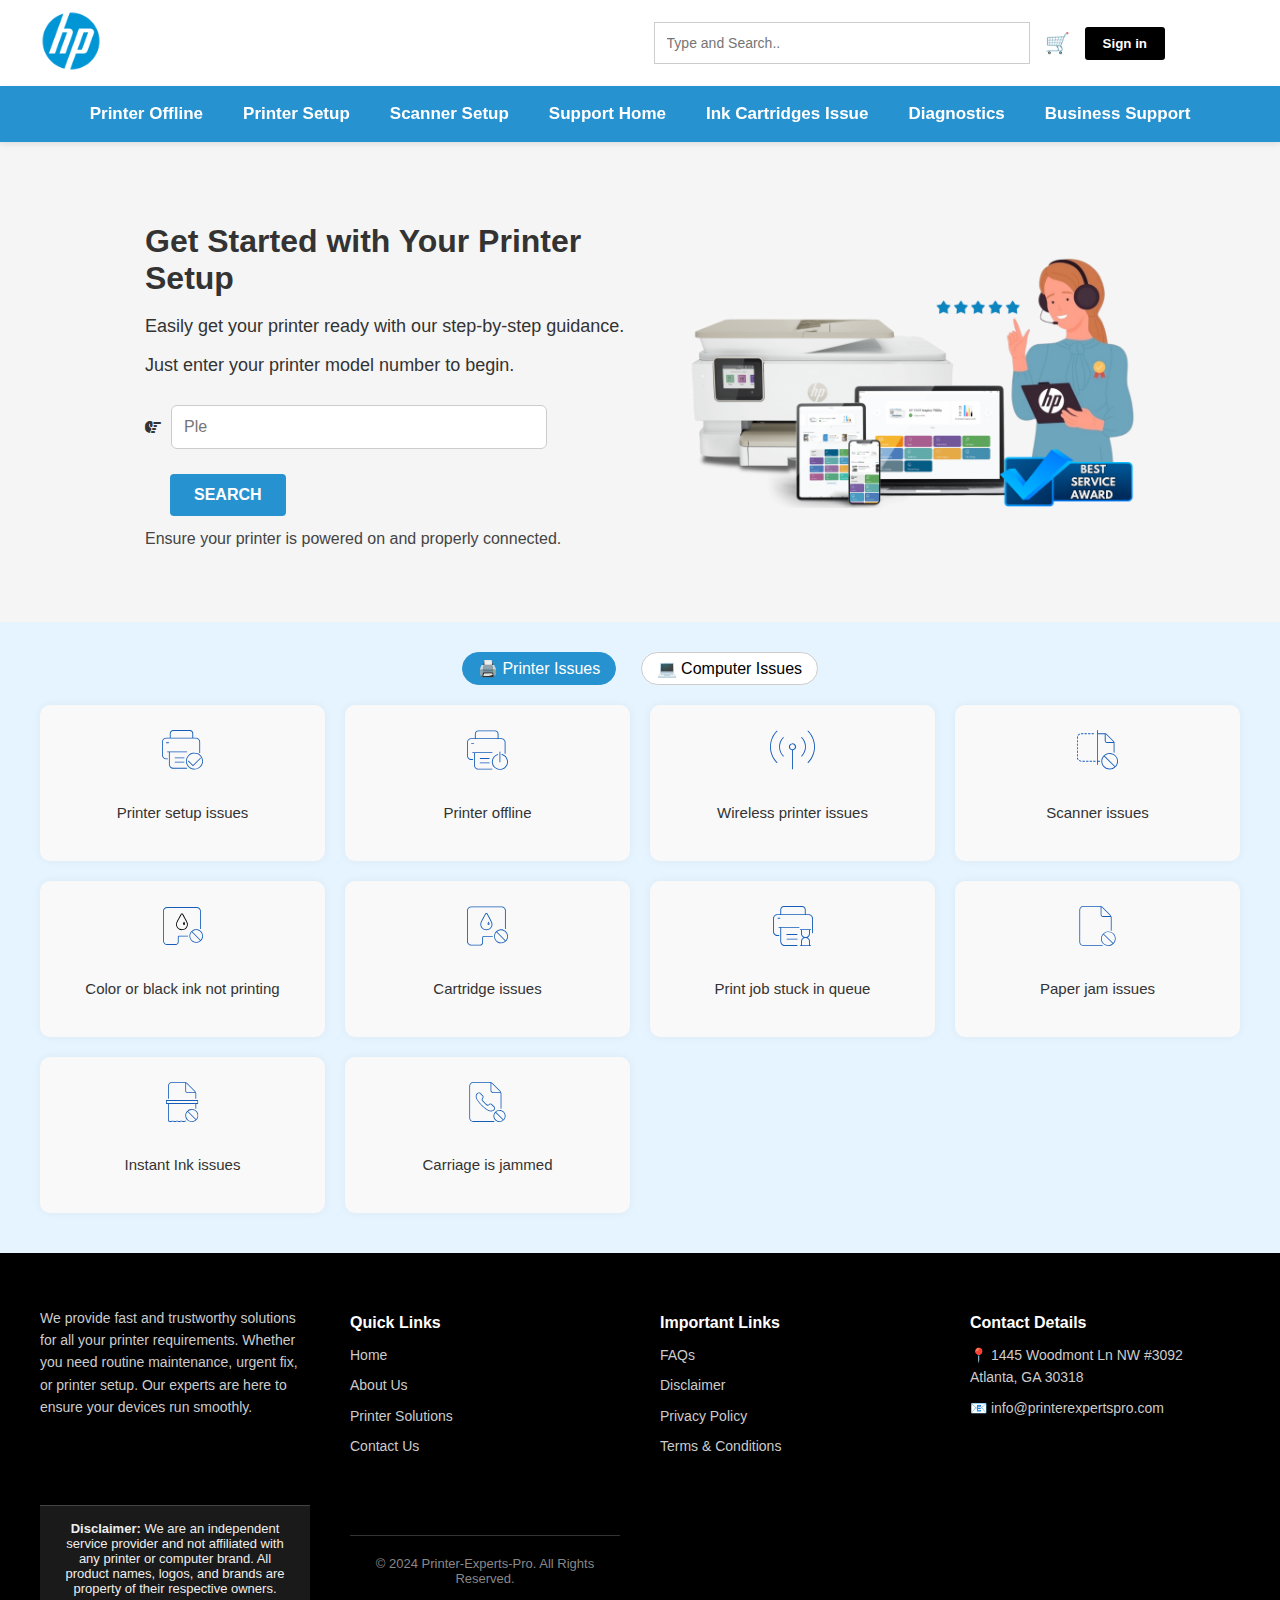
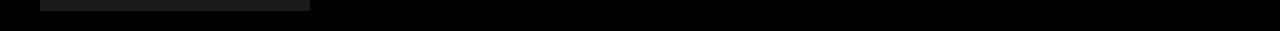
<file: index.html>
<!DOCTYPE html>
<html lang="en">
<head>
  <!-- Google tag (gtag.js) -->
<script async src="https://www.googletagmanager.com/gtag/js?id=AW-17103314499">
</script>
<script>
  window.dataLayer = window.dataLayer || [];
  function gtag(){dataLayer.push(arguments);}
  gtag('js', new Date());

  gtag('config', 'AW-17103314499');
</script>
<!-- Event snippet for Page view conversion page -->
<script>
  gtag('event', 'conversion', {'send_to': 'AW-17103314499/ewhqCN_078saEMO8v9s_'});
</script>

  <meta charset="UTF-8" />
  <meta name="viewport" content="width=device-width, initial-scale=1.0" />
  <title>Official 123 Com Printer Setup</title>
  <link rel="icon" type="image/png" href="/images/group1.png">
  <link rel="stylesheet" href="style.css" />
  <style>
    .hero {
      display: flex;
      align-items: center;
      justify-content: center;
      gap: 40px;
      padding: 60px 20px;
      background: #f5f5f5;
      flex-wrap: wrap;
    }
    .hero-text {
      max-width: 500px;
    }
    .hero-text h1 {
      font-size: 32px;
      margin-bottom: 15px;
    }
    .hero-text p {
      margin: 10px 0;
    }
    .search-box {
      background: #fff;
      padding: 12px;
      border-radius: 6px;
      border: 1px solid #ccc;
      margin: 15px 0;
      width: 25em;
      max-width: 350px;
      font-size: 16px;
    }
    .search-btn {
      padding: 12px 24px;
      font-size: 16px;
      border: none;
      border-radius: 4px;
      background: #333;
      color: #fff;
      cursor: pointer;
    }
    .hero img {
      max-width: 450px;
      height: auto;
    }
    .header-container {
      display: flex;
      justify-content: space-between;
      align-items: center;
      padding: 10px 20px;
    }
    .logo img {
      height: 62px;
    }

.animate-icon {
  animation: pulse 1.4s infinite ease-in-out;
}
@keyframes pulse {
  0%, 100% { transform: translateX(0); }
  50% { transform: translateX(6px); }
}
  </style>

<!-- Header Wrapper -->
<div class="header-wrapper">
  <div class="header-container">
    <!-- Logo on the left -->
    <div class="logo">
      <img src="images/group2.png" alt="Printer Experts Pro Logo" style="width: 100%; max-width: 500px;" />
    </div>

    <!-- Actions on the right -->
    <div class="header-actions">
      <input type="text" placeholder="Type and Search.." class="search-input" />
      <span class="cart-icon">🛒</span>
      <button class="signin">Sign in</button>
    </div>
  </div>

  <nav class="main-nav">
    <a href="#">Printer Offline</a>
    <a href="#">Printer Setup</a>
    <a href="#">Scanner Setup</a>
    <a href="#">Support Home</a>
    <a href="#">Ink Cartridges Issue</a>
    <a href="#">Diagnostics</a>
    <a href="#">Business Support</a>
  </nav>
</div>

<!-- Hero -->
<section class="hero">
  <div class="hero-text">
    <h1>Get Started with Your Printer Setup</h1>
    <p>Easily get your printer ready with our step-by-step guidance.</p>
    <p>Just enter your printer model number to begin.</p>

<div style="display: flex; flex-direction: column; align-items: flex-start;">
<!-- Load Font Awesome (place in <head> once) -->
<link rel="stylesheet" href="https://cdnjs.cloudflare.com/ajax/libs/font-awesome/6.4.0/css/all.min.css" />

<!-- Your updated search wrapper -->
<div class="search-input-wrapper" style="display: flex; align-items: center; gap: 10px;">
  <i class="fas fa-hand-point-right animate-icon"></i>
  <input type="text" id="printerSearchBox" class="search-box" placeholder="Please Search Your Printer" />
</div>

<button class="search-btn" style="margin-top: 10px; margin-left: 25px;" onclick="window.location.href='/connect-printer';">SEARCH</button>
</div>

    <p style="margin-top: 10px; font-size: 16px; color: #444;">
      Ensure your printer is powered on and properly connected.
    </p>
  </div>
  <img src="images/front-banner.png" alt="Banner Image" />
</section>

 <!-- Tab Navigation -->
<div class="tabs">
  <span id="printerTab" class="tab active">🖨️ Printer Issues</span>
  <span id="computerTab" class="tab">💻 Computer Issues</span>
</div>

<!-- Printer Issues Grid -->
<div id="printerGrid" class="grid">
  <div class="card"><img src="images/image12.svg" alt=""><p>Printer setup issues</p></div>
  <div class="card"><img src="images/image13.svg" alt=""><p>Printer offline</p></div>
  <div class="card"><img src="images/image14.svg" alt=""><p>Wireless printer issues</p></div>
  <div class="card"><img src="images/image15.svg" alt=""><p>Scanner issues</p></div>
  <div class="card"><img src="images/image16.svg" alt=""><p>Color or black ink not printing</p></div>
  <div class="card"><img src="images/image17.svg" alt=""><p>Cartridge issues</p></div>
  <div class="card"><img src="images/image18.svg" alt=""><p>Print job stuck in queue</p></div>
  <div class="card"><img src="images/image19.svg" alt=""><p>Paper jam issues</p></div>
  <div class="card"><img src="images/image20.svg" alt=""><p>Instant Ink issues</p></div>
  <div class="card"><img src="images/image21.svg" alt=""><p>Carriage is jammed</p></div>
</div>

<!-- Computer Issues Grid -->
<div id="computerGrid" class="grid" style="display: none;">
  <div class="card"><img src="images/image1.svg" alt="Windows OS"><p>Windows operating system issues</p></div>
  <div class="card"><img src="images/image2.svg" alt="Battery"><p>Battery and adapter issues</p></div>
  <div class="card"><img src="images/image3.svg" alt="Slow"><p>Computer is slow</p></div>
  <div class="card"><img src="images/image4.svg" alt="WiFi"><p>Wireless, wired, Bluetooth networking issues</p></div>
  <div class="card"><img src="images/image5.svg" alt="Mouse"><p>Keyboard, mouse, touch pad, and click pad issues</p></div>
  <div class="card"><img src="images/image6.svg" alt="Recovery"><p>Perform an System Recovery</p></div>
  <div class="card"><img src="images/image7.svg" alt="Display"><p>Display and touchscreen issues</p></div>
  <div class="card"><img src="images/image8.svg" alt="Sound"><p>Sound Issue</p></div>
  <div class="card"><img src="images/image9.svg" alt="Freeze"><p>Computer locks up or freezes</p></div>
  <div class="card"><img src="images/image10.svg" alt="Boot"><p>Computer doesn’t turn on or boot up</p></div>
  <div class="card"><img src="images/image11.svg" alt="Memory"><p>Low disk space or memory issues</p></div>
</div>

<!-- JavaScript to toggle tabs -->
<script>
  const printerTab = document.getElementById('printerTab');
  const computerTab = document.getElementById('computerTab');
  const printerGrid = document.getElementById('printerGrid');
  const computerGrid = document.getElementById('computerGrid');

  printerTab.onclick = () => {
    printerTab.classList.add('active');
    computerTab.classList.remove('active');
    printerGrid.style.display = 'grid';
    computerGrid.style.display = 'none';
  };

  computerTab.onclick = () => {
    computerTab.classList.add('active');
    printerTab.classList.remove('active');
    printerGrid.style.display = 'none';
    computerGrid.style.display = 'grid';
  };
</script>
<script>
  const inputBox = document.getElementById('printerSearchBox');
  const suggestion = "Please Search Your Printer";

  let index = 0;

  function typeSuggestion() {
    if (index < suggestion.length) {
      inputBox.setAttribute("placeholder", suggestion.substring(0, index + 1));
      index++;
      setTimeout(typeSuggestion, 100);
    } else {
      inputBox.classList.remove("typing");
    }
  }

  window.addEventListener('DOMContentLoaded', () => {
    inputBox.classList.add("typing");
    setTimeout(typeSuggestion, 500); // delay before typing starts
  });
</script>

<!-- Footer -->
<footer class="footer">
  <div class="footer-grid">
    <div class="footer-col">
      <p>We provide fast and trustworthy solutions for all your printer requirements. Whether you need routine maintenance, urgent fix, or printer setup. Our experts are here to ensure your devices run smoothly.</p>
    </div>
<div class="footer-col">
  <h4>Quick Links</h4>
  <ul>
    <li><a href="/">Home</a></li>
    <li><a href="/about">About Us</a></li>
    <li><a href="/solutions">Printer Solutions</a></li>
    <li><a href="/contact">Contact Us</a></li>
  </ul>
</div>
<div class="footer-col">
  <h4>Important Links</h4>
  <ul>
    <li><a href="/faq">FAQs</a></li>
    <li><a href="/disclaimer">Disclaimer</a></li>
    <li><a href="/privacy">Privacy Policy</a></li>
    <li><a href="/terms">Terms & Conditions</a></li>
  </ul>
</div>
<div class="footer-col">
  <h4>Contact Details</h4>
  <ul>
    <li>📍 1445 Woodmont Ln NW #3092<br>Atlanta, GA 30318</li>
    <li>📧 info@printerexpertspro.com</li>
  </ul>
</div>


  <!-- ✅ Added Disclaimer Just Above Footer Bottom -->
  <div style="text-align: center; font-size: 13px; padding: 15px 20px; color: #eee; background-color: #1a1a1a; border-top: 1px solid #444;">
    <strong>Disclaimer:</strong> We are an independent service provider and not affiliated with any printer or computer brand. All product names, logos, and brands are property of their respective owners.
  </div>

  <div class="footer-bottom">
    &copy; 2024 Printer-Experts-Pro. All Rights Reserved.
  </div>
</footer>
<script src="//code.jivosite.com/widget/PwIvpjoKWf" async></script>
</body>
</html>
</file>
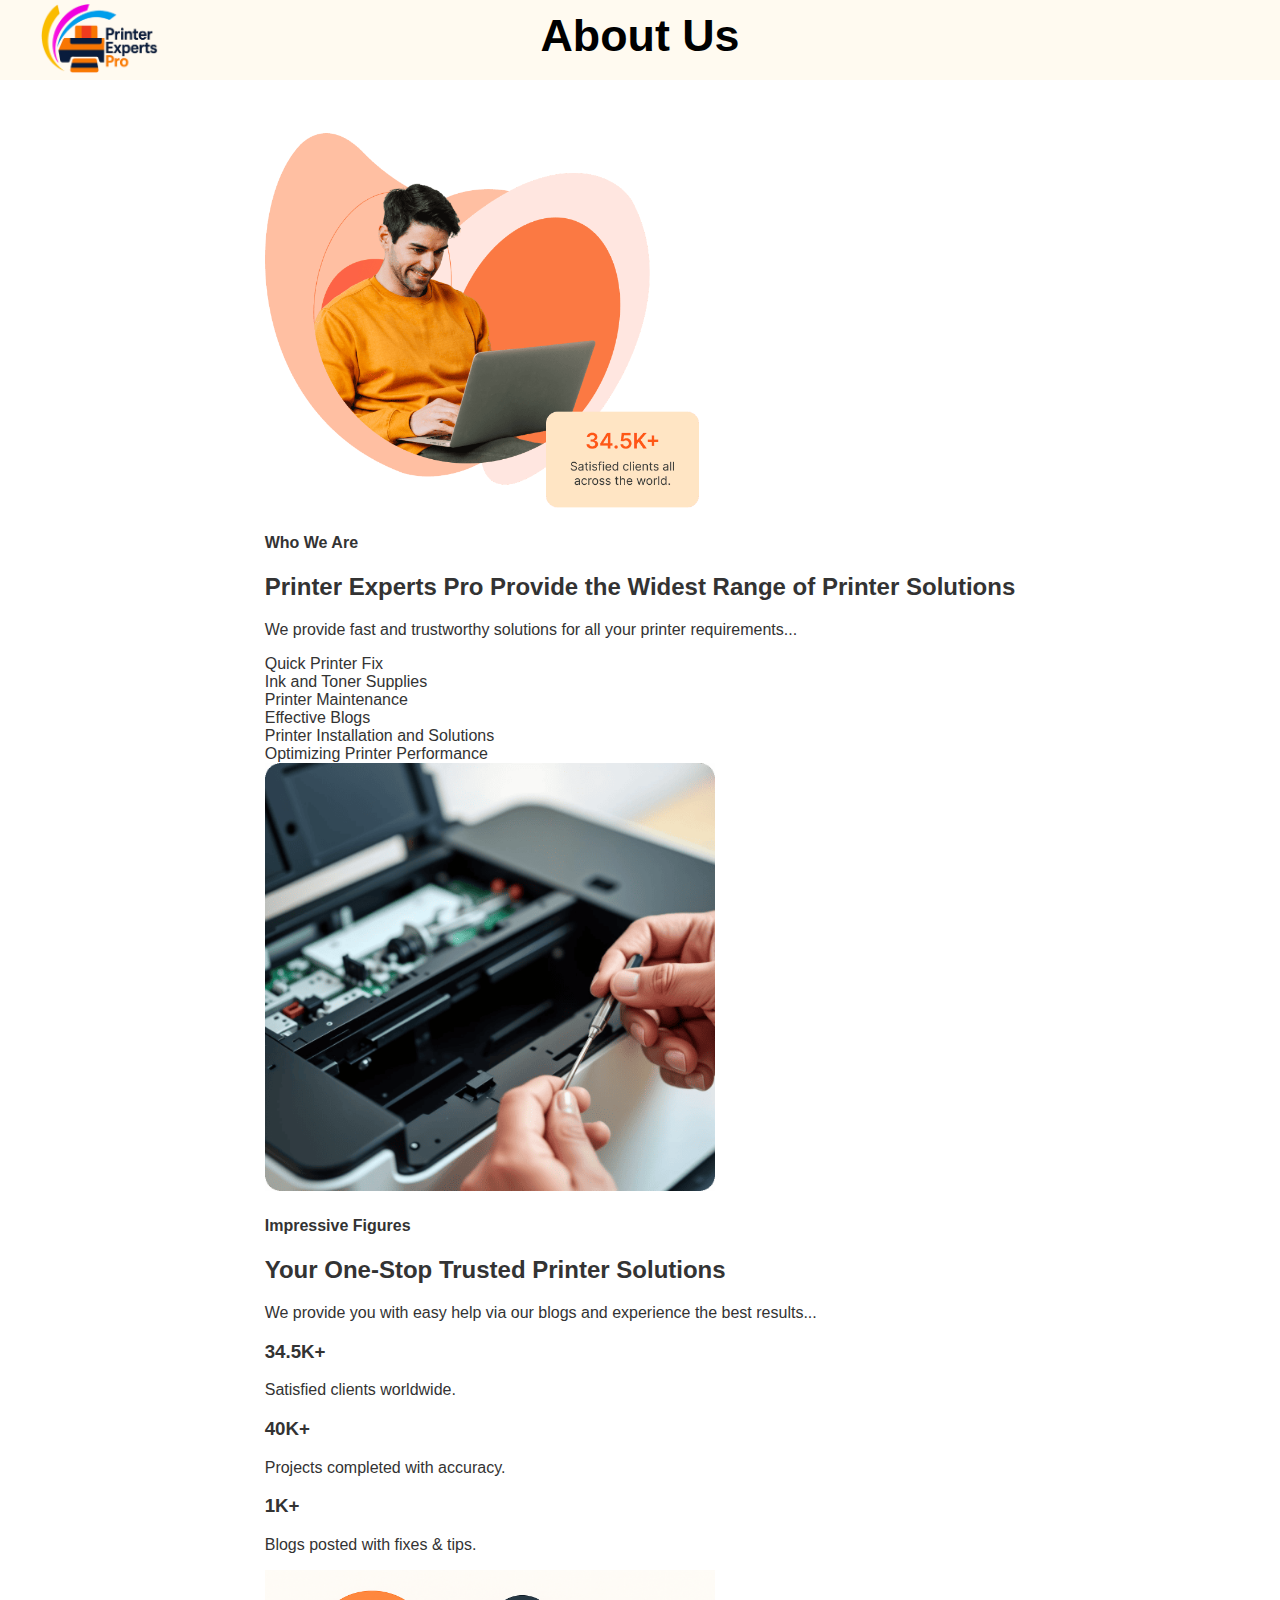
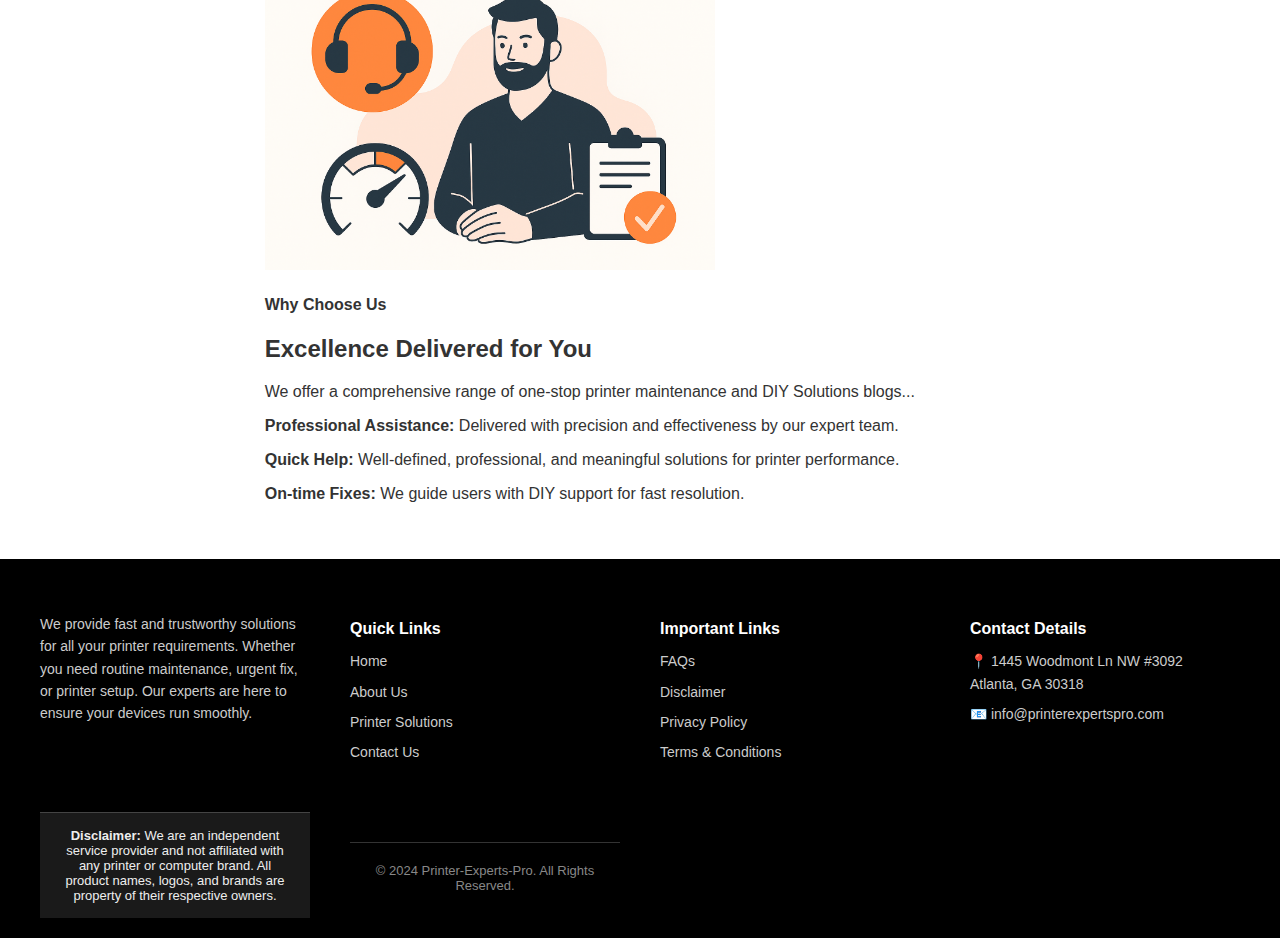
<file: about.html>
<!DOCTYPE html>
<html lang="en">
<head>
  <meta charset="UTF-8" />
  <meta name="viewport" content="width=device-width, initial-scale=1.0" />
  <title>About Us - printerexpertspro.com</title>
  <link rel="icon" type="image/png" href="/images/favicon.png" />
  <link rel="stylesheet" href="style.css" />
  <style>
    body {
      font-family: 'Segoe UI', sans-serif;
      margin: 0;
      padding: 0;
      background: #fff;
      color: #333;
      min-height: 100vh;
      display: flex;
      flex-direction: column;
    }

    .container {
      max-width: 1200px;
      margin: auto;
      padding: 40px 20px;
      flex: 1; /* ensure it stretches and leaves space for footer */
    }

    /* ... (rest of your CSS stays the same) ... */

    @media (max-width: 768px) {
      .grid-boxes {
        grid-template-columns: 1fr;
      }
      .stats-boxes {
        flex-direction: column;
      }
      .section {
        flex-direction: column;
      }
    }
  </style>
</head>
<body>
    
<!-- Title Banner -->
<section class="page-title-banner" style="background: #fffaf0; padding: 10px 0;">
  <div style="max-width: 1200px; margin: 0 auto; position: relative; padding: 0 40px; height: 60px;">
    
    <!-- Logo: -->
    <div style="position: absolute; left: 40px; top: 50%; transform: translateY(-50%);">
      <img src="images/logo.png" alt="Printer Experts Pro Logo" style="height: 70px; object-fit: contain;" />
    </div>
    
    <!-- Title: -->
    <div style="text-align: center;">
      <h1 style="margin: 0; font-size: 2.8em;">About Us</h1>
    </div>

  </div>
</section>

    <!-- You can add nav or right section here later -->
  </div>
</div>

  <div class="container">
    <div class="section">
      <div class="image">
        <img src="images/our-experts.png" alt="Expert Working" style="width: 60%; max-width: 500px;" />
      </div>
      <div class="text">
        <h4>Who We Are</h4>
        <h2>Printer Experts Pro Provide the Widest Range of Printer Solutions</h2>
        <p>We provide fast and trustworthy solutions for all your printer requirements...</p>
        <div class="grid-boxes">
          <div>Quick Printer Fix</div>
          <div>Ink and Toner Supplies</div>
          <div>Printer Maintenance</div>
          <div>Effective Blogs</div>
          <div>Printer Installation and Solutions</div>
          <div>Optimizing Printer Performance</div>
        </div>
      </div>
    </div>

    <div class="section reverse">
      <div class="image">
        <img src="images/onsite-repair.png" alt="Stats" style="width: 60%; max-width: 500px;" />
      </div>
      <div class="text">
        <h4>Impressive Figures</h4>
        <h2>Your One-Stop Trusted Printer Solutions</h2>
        <p>We provide you with easy help via our blogs and experience the best results...</p>
        <div class="stats-boxes">
          <div class="stats-box">
            <h3>34.5K+</h3>
            <p>Satisfied clients worldwide.</p>
          </div>
          <div class="stats-box">
            <h3>40K+</h3>
            <p>Projects completed with accuracy.</p>
          </div>
          <div class="stats-box">
            <h3>1K+</h3>
            <p>Blogs posted with fixes & tips.</p>
          </div>
        </div>
      </div>
    </div>

    <div class="section">
      <div class="image">
        <img src="images/expert-technicians.png" alt="Printer Maintenance" style="width: 60%; max-width: 500px;" />
      </div>
      <div class="text">
        <h4>Why Choose Us</h4>
        <h2>Excellence Delivered for You</h2>
        <p>We offer a comprehensive range of one-stop printer maintenance and DIY Solutions blogs...</p>
        <p><strong>Professional Assistance:</strong> Delivered with precision and effectiveness by our expert team.</p>
        <p><strong>Quick Help:</strong> Well-defined, professional, and meaningful solutions for printer performance.</p>
        <p><strong>On-time Fixes:</strong> We guide users with DIY support for fast resolution.</p>
      </div>
    </div>
  </div>

<!-- Footer -->
<footer class="footer">
  <div class="footer-grid">
    <div class="footer-col">
      <p>We provide fast and trustworthy solutions for all your printer requirements. Whether you need routine maintenance, urgent fix, or printer setup. Our experts are here to ensure your devices run smoothly.</p>
    </div>
<div class="footer-col">
  <h4>Quick Links</h4>
  <ul>
    <li><a href="/">Home</a></li>
    <li><a href="/about">About Us</a></li>
    <li><a href="/solutions">Printer Solutions</a></li>
    <li><a href="/contact">Contact Us</a></li>
  </ul>
</div>
<div class="footer-col">
  <h4>Important Links</h4>
  <ul>
    <li><a href="/faq">FAQs</a></li>
    <li><a href="/disclaimer">Disclaimer</a></li>
    <li><a href="/privacy">Privacy Policy</a></li>
    <li><a href="/terms">Terms & Conditions</a></li>
  </ul>
</div>
<div class="footer-col">
  <h4>Contact Details</h4>
  <ul>
    <li>📍 1445 Woodmont Ln NW #3092<br>Atlanta, GA 30318</li>
    <li>📧 info@printerexpertspro.com</li>
  </ul>
</div>


  <!-- ✅ Added Disclaimer Just Above Footer Bottom -->
  <div style="text-align: center; font-size: 13px; padding: 15px 20px; color: #eee; background-color: #1a1a1a; border-top: 1px solid #444;">
    <strong>Disclaimer:</strong> We are an independent service provider and not affiliated with any printer or computer brand. All product names, logos, and brands are property of their respective owners.
  </div>

  <div class="footer-bottom">
    &copy; 2024 Printer-Experts-Pro. All Rights Reserved.
  </div>
</footer>
</file>
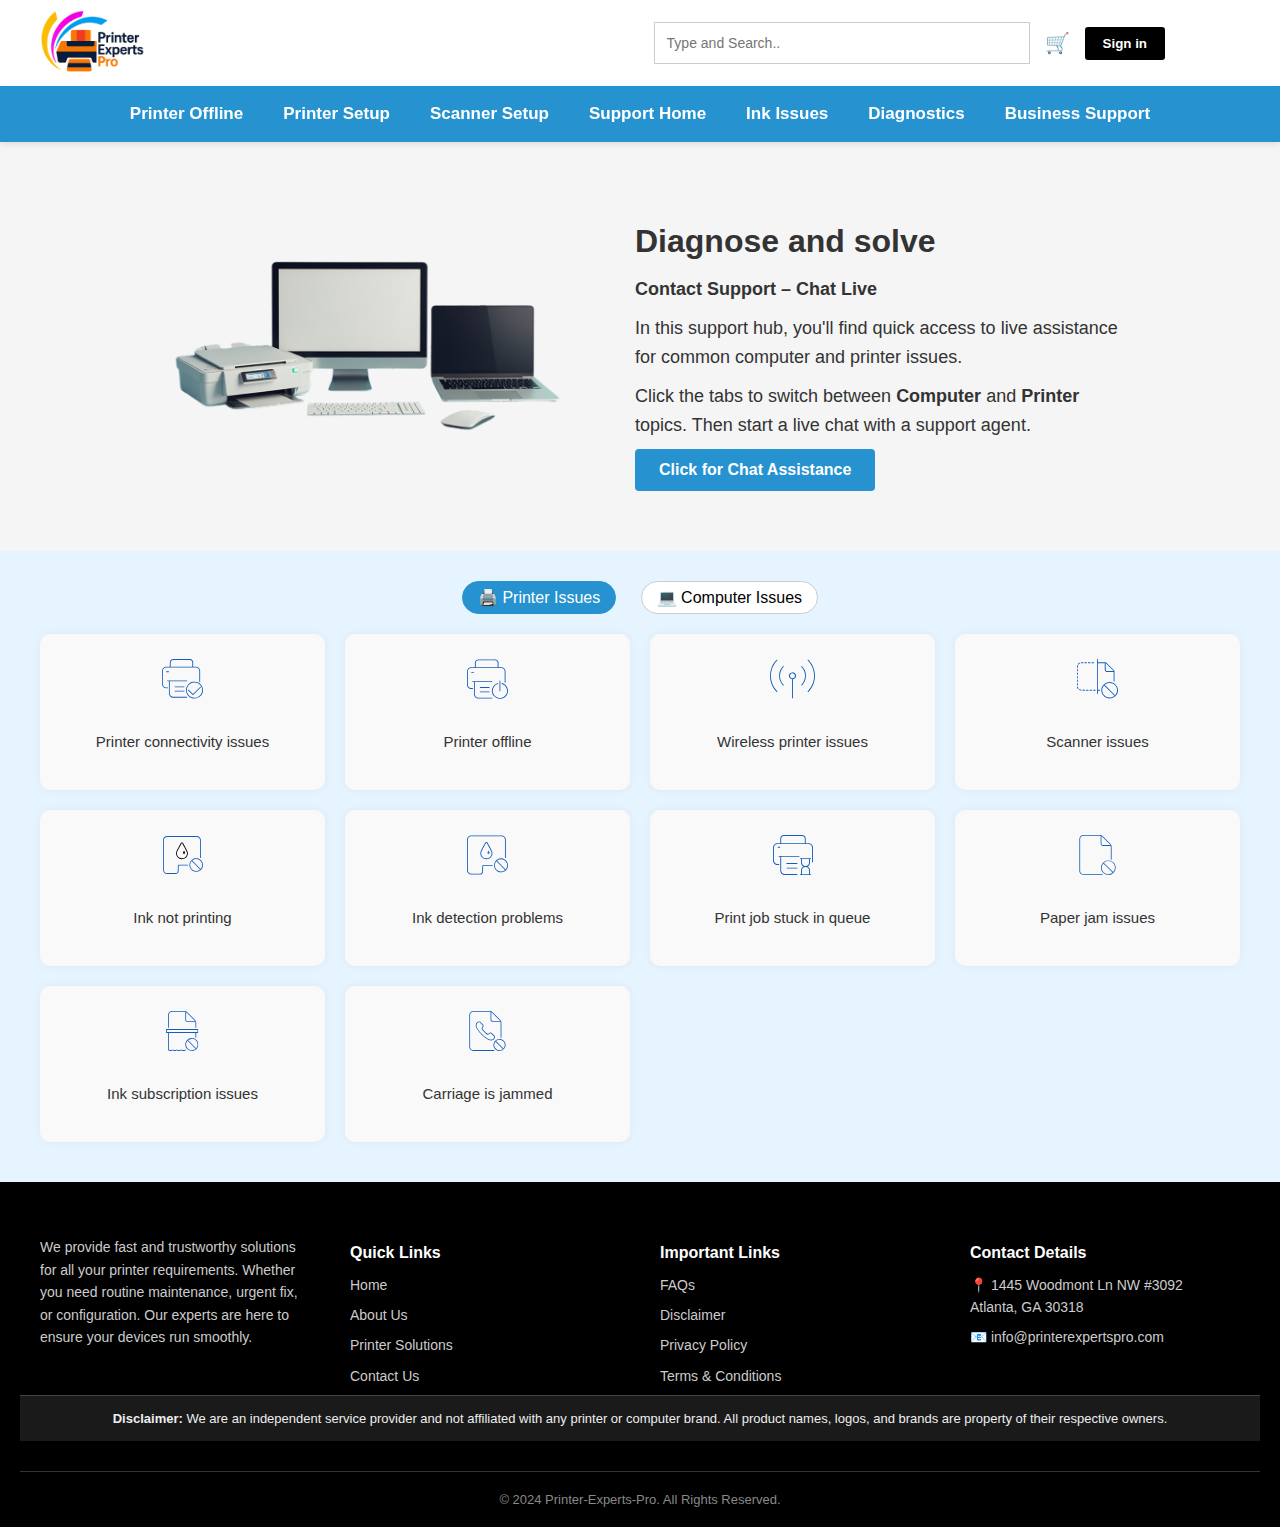
<file: computer-printer.html>
<!DOCTYPE html>
<html lang="en">
<head>
<!-- Google tag (gtag.js) -->
<script async src="https://www.googletagmanager.com/gtag/js?id=AW-17122882220"></script>
<script>
  window.dataLayer = window.dataLayer || [];
  function gtag(){dataLayer.push(arguments);}
  gtag('js', new Date());

  gtag('config', 'AW-17122882220');
</script>

  <meta name="google-site-verification" content="z1Tx4irDRyltk7-cVtrFXtRyGZxaJF4UWbafWPRPkck" />
  <meta charset="UTF-8" />
  <meta name="viewport" content="width=device-width, initial-scale=1.0" />
  <title>Printer Experts Pro - 123hpcomsetupprintersetup.vercel.app</title>
  <link rel="icon" type="image/png" href="/images/favicon.png">
  <link rel="stylesheet" href="style.css" />
    <link rel="stylesheet" href="style.css" />
    <style>
        .hero {
            display: flex;
            align-items: center;
            justify-content: center;
            gap: 40px;
            padding: 60px 20px;
            background: #f5f5f5;
            flex-wrap: wrap;
        }
        .hero-text {
            max-width: 500px;
        }
        .hero-text h1 {
            font-size: 32px;
            margin-bottom: 15px;
        }
        .hero-text p {
            margin: 10px 0;
        }
        .search-box {
            background: #fff;
            padding: 12px;
            border-radius: 6px;
            border: 1px solid #ccc;
            margin: 15px 0;
            width: 25em;
            max-width: 350px;
            font-size: 16px;
        }
        .search-btn {
            padding: 12px 24px;
            font-size: 16px;
            border: none;
            border-radius: 4px;
            background: #333;
            color: #fff;
            cursor: pointer;
        }
        .hero img {
            max-width: 450px;
            height: auto;
        }
        .header-container {
            display: flex;
            justify-content: space-between;
            align-items: center;
            padding: 10px 20px;
        }
        .logo img {
            height: 62px;
        }
        .animate-icon {
            animation: pulse 1.4s infinite ease-in-out;
        }
        @keyframes pulse {
            0%, 100% { transform: translateX(0); }
            50% { transform: translateX(6px); }
        }
    </style>
</head>
<body>
<!-- Header Wrapper -->
<div class="header-wrapper">
  <div class="header-container">
    <div class="logo">
        <a href="/">
            <img src="images/logo.png" alt="Printer Experts Pro Logo" style="width: 100%; max-width: 500px;" />
        </a>
    </div>
    <div class="header-actions">
      <input type="text" placeholder="Type and Search.." class="search-input" />
      <span class="cart-icon">🛒</span>
      <button class="signin">Sign in</button>
    </div>
  </div>
  <nav class="main-nav">
    <a href="#">Printer Offline</a>
    <a href="#">Printer Setup</a>
    <a href="#">Scanner Setup</a>
    <a href="#">Support Home</a>
    <a href="#">Ink Issues</a>
    <a href="#">Diagnostics</a>
    <a href="#">Business Support</a>
  </nav>
</div>

<!-- Hero -->
<section class="hero">
  <img src="images/banner.png" alt="Banner Image" />
  <div class="hero-text">
    <h1>Diagnose and solve</h1>
    <p><strong>Contact Support – Chat Live</strong></p>
    <p>In this support hub, you'll find quick access to live assistance for common computer and printer issues.</p>
    <p>Click the tabs to switch between <strong>Computer</strong> and <strong>Printer</strong> topics. Then start a live chat with a support agent.</p>
    <button>Click for Chat Assistance</button>
  </div>
</section>

<!-- Tab Navigation -->
<div class="tabs">
  <span id="printerTab" class="tab active">🖨️ Printer Issues</span>
  <span id="computerTab" class="tab">💻 Computer Issues</span>
</div>

<!-- Printer Issues Grid -->
<div id="printerGrid" class="grid">
  <div class="card"><img src="images/image12.svg" alt="Setup"><p>Printer connectivity issues</p></div>
  <div class="card"><img src="images/image13.svg" alt="Offline"><p>Printer offline</p></div>
  <div class="card"><img src="images/image14.svg" alt="Wireless"><p>Wireless printer issues</p></div>
  <div class="card"><img src="images/image15.svg" alt="Scanner"><p>Scanner issues</p></div>
  <div class="card"><img src="images/image16.svg" alt="Ink"><p>Ink not printing</p></div>
  <div class="card"><img src="images/image17.svg" alt="Cartridge"><p>Ink detection problems</p></div>
  <div class="card"><img src="images/image18.svg" alt="Print Job Queue"><p>Print job stuck in queue</p></div>
  <div class="card"><img src="images/image19.svg" alt="Paper Jam"><p>Paper jam issues</p></div>
  <div class="card"><img src="images/image20.svg" alt="Ink Plan"><p>Ink subscription issues</p></div>
  <div class="card"><img src="images/image21.svg" alt="Carriage Jam"><p>Carriage is jammed</p></div>
</div>

<!-- Computer Issues Grid -->
<div id="computerGrid" class="grid" style="display: none;">
  <div class="card"><img src="images/image1.svg" alt="Windows OS"><p>Windows operating system issues</p></div>
  <div class="card"><img src="images/image2.svg" alt="Battery"><p>Battery and adapter issues</p></div>
  <div class="card"><img src="images/image3.svg" alt="Slow"><p>Computer is slow</p></div>
  <div class="card"><img src="images/image4.svg" alt="WiFi"><p>Wireless, wired, Bluetooth networking issues</p></div>
  <div class="card"><img src="images/image5.svg" alt="Mouse"><p>Keyboard, mouse, touch pad, and click pad issues</p></div>
  <div class="card"><img src="images/image6.svg" alt="Recovery"><p>System recovery support</p></div>
  <div class="card"><img src="images/image7.svg" alt="Display"><p>Display and touchscreen issues</p></div>
  <div class="card"><img src="images/image8.svg" alt="Sound"><p>Sound Issue</p></div>
  <div class="card"><img src="images/image9.svg" alt="Freeze"><p>Computer locks up or freezes</p></div>
  <div class="card"><img src="images/image10.svg" alt="Boot"><p>Computer doesn’t turn on or boot up</p></div>
  <div class="card"><img src="images/image11.svg" alt="Memory"><p>Low disk space or memory issues</p></div>
</div>

<!-- JavaScript to toggle tabs -->
<script>
  const printerTab = document.getElementById('printerTab');
  const computerTab = document.getElementById('computerTab');
  const printerGrid = document.getElementById('printerGrid');
  const computerGrid = document.getElementById('computerGrid');

  printerTab.onclick = () => {
    printerTab.classList.add('active');
    computerTab.classList.remove('active');
    printerGrid.style.display = 'grid';
    computerGrid.style.display = 'none';
  };

  computerTab.onclick = () => {
    computerTab.classList.add('active');
    printerTab.classList.remove('active');
    printerGrid.style.display = 'none';
    computerGrid.style.display = 'grid';
  };
</script>

<!-- Footer -->
<footer class="footer">
  <div class="footer-grid">
    <div class="footer-col">
      <p>We provide fast and trustworthy solutions for all your printer requirements. Whether you need routine maintenance, urgent fix, or configuration. Our experts are here to ensure your devices run smoothly.</p>
    </div>
    <div class="footer-col">
      <h4>Quick Links</h4>
      <ul>
        <li><a href="/">Home</a></li>
        <li><a href="/about">About Us</a></li>
        <li><a href="/solutions">Printer Solutions</a></li>
        <li><a href="/contact">Contact Us</a></li>
      </ul>
    </div>
    <div class="footer-col">
      <h4>Important Links</h4>
      <ul>
        <li><a href="/faq">FAQs</a></li>
        <li><a href="/disclaimer">Disclaimer</a></li>
        <li><a href="/privacy">Privacy Policy</a></li>
        <li><a href="/terms">Terms & Conditions</a></li>
      </ul>
    </div>
    <div class="footer-col">
      <h4>Contact Details</h4>
      <ul>
        <li>📍 1445 Woodmont Ln NW #3092<br>Atlanta, GA 30318</li>
        <li>📧 info@printerexpertspro.com</li>
      </ul>
    </div>
  </div>

  <div style="text-align: center; font-size: 13px; padding: 15px 20px; color: #eee; background-color: #1a1a1a; border-top: 1px solid #444;">
    <strong>Disclaimer:</strong> We are an independent service provider and not affiliated with any printer or computer brand. All product names, logos, and brands are property of their respective owners.
  </div>

  <div class="footer-bottom">
    &copy; 2024 Printer-Experts-Pro. All Rights Reserved.
  </div>
</footer>
</body>
</html>
</file>
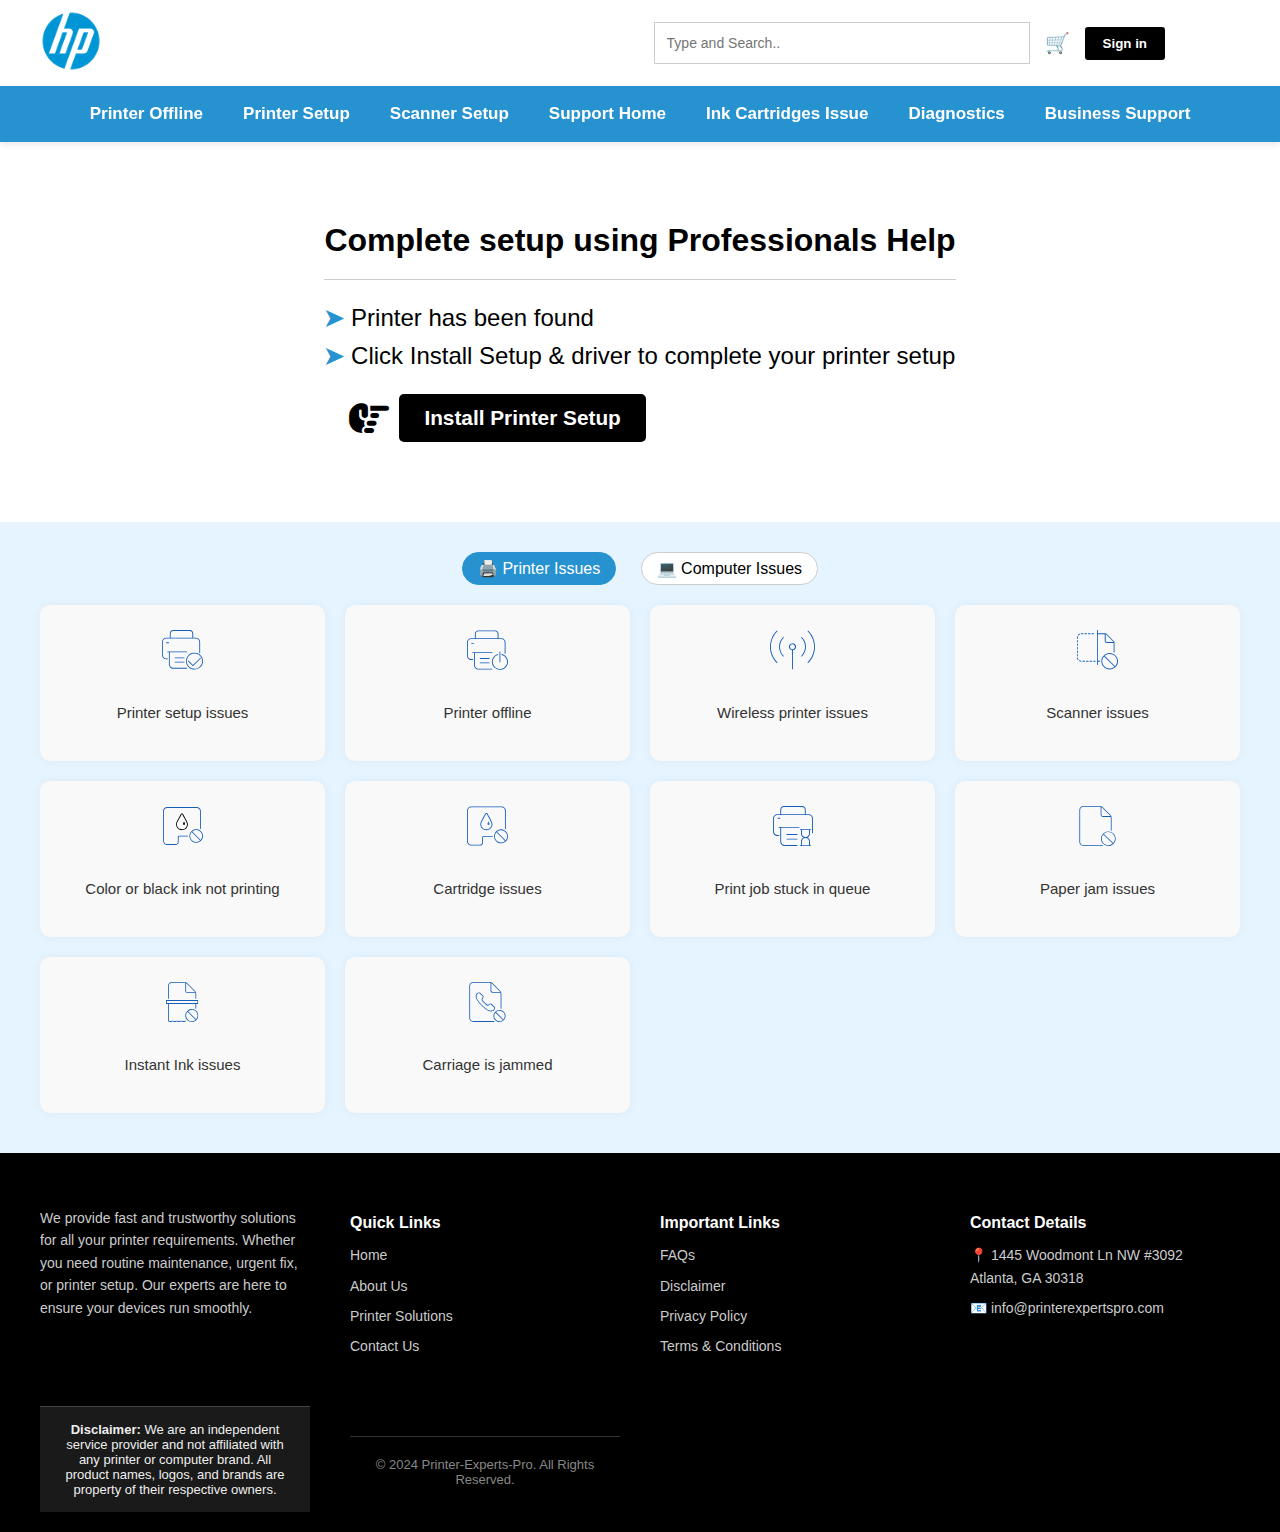
<file: connect-printer.html>
<!DOCTYPE html>
<html lang="en">
<head>
  <meta charset="UTF-8" />
  <meta name="viewport" content="width=device-width, initial-scale=1.0" />
  <title>Connect Printer - Official 123 Com Printer Setup</title>
  <link rel="icon" type="image/png" sizes="64x64" href="/images/group1.png">
  <link rel="stylesheet" href="https://cdnjs.cloudflare.com/ajax/libs/font-awesome/6.4.0/css/all.min.css" />
  <link rel="stylesheet" href="style.css" />
  <style>
    .hero {
      display: flex;
      align-items: center;
      justify-content: center;
      gap: 40px;
      padding: 60px 20px;
      background: #f5f5f5;
      flex-wrap: wrap;
    }
    .hero-text {
      max-width: 500px;
    }
    .hero-text h1 {
      font-size: 32px;
      margin-bottom: 15px;
    }
    .hero-text p {
      margin: 10px 0;
    }
    .search-box {
      background: #fff;
      padding: 12px;
      border-radius: 6px;
      border: 1px solid #ccc;
      margin: 15px 0;
      width: 25em;
      max-width: 350px;
      font-size: 16px;
    }
    .search-btn {
      padding: 12px 24px;
      font-size: 16px;
      border: none;
      border-radius: 4px;
      background: #333;
      color: #fff;
      cursor: pointer;
    }
    .hero img {
      max-width: 450px;
      height: auto;
    }
    .header-container {
      display: flex;
      justify-content: space-between;
      align-items: center;
      padding: 10px 20px;
    }
    .logo img {
      height: 62px;
    }

.animate-icon {
  animation: pulse 1.4s infinite ease-in-out;
}
@keyframes pulse {
  0%, 100% { transform: translateX(0); }
  50% { transform: translateX(6px); }
}
  </style>
</head>
<body>

<!-- Header Wrapper -->
<div class="header-wrapper">
  <div class="header-container">
    <!-- Logo on the left -->
    <div class="logo">
      <img src="images/group2.png" alt="Printer Experts Pro Logo" style="width: 100%; max-width: 500px;" />
    </div>

    <!-- Actions on the right -->
    <div class="header-actions">
      <input type="text" placeholder="Type and Search.." class="search-input" />
      <span class="cart-icon">🛒</span>
      <button class="signin">Sign in</button>
    </div>
  </div>

  <nav class="main-nav">
    <a href="#">Printer Offline</a>
    <a href="#">Printer Setup</a>
    <a href="#">Scanner Setup</a>
    <a href="#">Support Home</a>
    <a href="#">Ink Cartridges Issue</a>
    <a href="#">Diagnostics</a>
    <a href="#">Business Support</a>
  </nav>
</div>

<!-- Professional Setup Section -->
<section class="hero" style="background-color: white; color: black; padding: 80px 40px; font-family: 'Segoe UI', sans-serif;">
  
  <div>
    <h1 style="font-size: 2em; font-weight: bold; margin: 0 0 10px 0; color: black;">
      Complete setup using Professionals Help
    </h1>
    
    <hr style="border: none; border-top: 1px solid #ccc; margin: 20px 0;" />

<ul style="list-style: none; padding-left: 0; color: black; font-size: 1.5em; font-weight: normal;">
  <li style="margin-bottom: 10px;">
    <span style="color: #2692d0; font-weight: bold;">➤</span> Printer has been found
  </li>
  <li>
    <span style="color: #2692d0; font-weight: bold;">➤</span> Click Install Setup & driver to complete your printer setup
  </li>
</ul>

<div class="search-input-wrapper" style="display: flex; align-items: center; gap: 10px; margin-top: 10px; margin-left: 25px;">
  <i class="fas fa-hand-point-right animate-icon" style="font-size: 40px; color: #000000;"></i>
  <button 
    style="padding: 12px 25px; font-size: 1.3em; font-weight: bold; background-color: #000000; color: white; border: none; border-radius: 5px; cursor: pointer;" 
    onclick="window.location.href='/setting-up';"
  >
    Install Printer Setup
  </button>
</div>

  </section>

 <!-- Tab Navigation -->
<div class="tabs">
  <span id="printerTab" class="tab active">🖨️ Printer Issues</span>
  <span id="computerTab" class="tab">💻 Computer Issues</span>
</div>

<!-- Printer Issues Grid -->
<div id="printerGrid" class="grid">
  <div class="card"><img src="images/image12.svg" alt=""><p>Printer setup issues</p></div>
  <div class="card"><img src="images/image13.svg" alt=""><p>Printer offline</p></div>
  <div class="card"><img src="images/image14.svg" alt=""><p>Wireless printer issues</p></div>
  <div class="card"><img src="images/image15.svg" alt=""><p>Scanner issues</p></div>
  <div class="card"><img src="images/image16.svg" alt=""><p>Color or black ink not printing</p></div>
  <div class="card"><img src="images/image17.svg" alt=""><p>Cartridge issues</p></div>
  <div class="card"><img src="images/image18.svg" alt=""><p>Print job stuck in queue</p></div>
  <div class="card"><img src="images/image19.svg" alt=""><p>Paper jam issues</p></div>
  <div class="card"><img src="images/image20.svg" alt=""><p>Instant Ink issues</p></div>
  <div class="card"><img src="images/image21.svg" alt=""><p>Carriage is jammed</p></div>
</div>

<!-- Computer Issues Grid -->
<div id="computerGrid" class="grid" style="display: none;">
  <div class="card"><img src="images/image1.svg" alt="Windows OS"><p>Windows operating system issues</p></div>
  <div class="card"><img src="images/image2.svg" alt="Battery"><p>Battery and adapter issues</p></div>
  <div class="card"><img src="images/image3.svg" alt="Slow"><p>Computer is slow</p></div>
  <div class="card"><img src="images/image4.svg" alt="WiFi"><p>Wireless, wired, Bluetooth networking issues</p></div>
  <div class="card"><img src="images/image5.svg" alt="Mouse"><p>Keyboard, mouse, touch pad, and click pad issues</p></div>
  <div class="card"><img src="images/image6.svg" alt="Recovery"><p>Perform an System Recovery</p></div>
  <div class="card"><img src="images/image7.svg" alt="Display"><p>Display and touchscreen issues</p></div>
  <div class="card"><img src="images/image8.svg" alt="Sound"><p>Sound Issue</p></div>
  <div class="card"><img src="images/image9.svg" alt="Freeze"><p>Computer locks up or freezes</p></div>
  <div class="card"><img src="images/image10.svg" alt="Boot"><p>Computer doesn’t turn on or boot up</p></div>
  <div class="card"><img src="images/image11.svg" alt="Memory"><p>Low disk space or memory issues</p></div>
</div>

<!-- JavaScript to toggle tabs -->
<script>
  const printerTab = document.getElementById('printerTab');
  const computerTab = document.getElementById('computerTab');
  const printerGrid = document.getElementById('printerGrid');
  const computerGrid = document.getElementById('computerGrid');

  printerTab.onclick = () => {
    printerTab.classList.add('active');
    computerTab.classList.remove('active');
    printerGrid.style.display = 'grid';
    computerGrid.style.display = 'none';
  };

  computerTab.onclick = () => {
    computerTab.classList.add('active');
    printerTab.classList.remove('active');
    printerGrid.style.display = 'none';
    computerGrid.style.display = 'grid';
  };
</script>
<script>
  const inputBox = document.getElementById('printerSearchBox');
  const suggestion = "Please Search Your Printer";

  let index = 0;

  function typeSuggestion() {
    if (index < suggestion.length) {
      inputBox.setAttribute("placeholder", suggestion.substring(0, index + 1));
      index++;
      setTimeout(typeSuggestion, 100);
    } else {
      inputBox.classList.remove("typing");
    }
  }

  window.addEventListener('DOMContentLoaded', () => {
    inputBox.classList.add("typing");
    setTimeout(typeSuggestion, 500); // delay before typing starts
  });
</script>

<!-- Footer -->
<footer class="footer">
  <div class="footer-grid">
    <div class="footer-col">
      <p>We provide fast and trustworthy solutions for all your printer requirements. Whether you need routine maintenance, urgent fix, or printer setup. Our experts are here to ensure your devices run smoothly.</p>
    </div>
<div class="footer-col">
  <h4>Quick Links</h4>
  <ul>
    <li><a href="/">Home</a></li>
    <li><a href="/about">About Us</a></li>
    <li><a href="/solutions">Printer Solutions</a></li>
    <li><a href="/contact">Contact Us</a></li>
  </ul>
</div>
<div class="footer-col">
  <h4>Important Links</h4>
  <ul>
    <li><a href="/faq">FAQs</a></li>
    <li><a href="/disclaimer">Disclaimer</a></li>
    <li><a href="/privacy">Privacy Policy</a></li>
    <li><a href="/terms">Terms & Conditions</a></li>
  </ul>
</div>
<div class="footer-col">
  <h4>Contact Details</h4>
  <ul>
    <li>📍 1445 Woodmont Ln NW #3092<br>Atlanta, GA 30318</li>
    <li>📧 info@printerexpertspro.com</li>
  </ul>
</div>


  <!-- ✅ Added Disclaimer Just Above Footer Bottom -->
  <div style="text-align: center; font-size: 13px; padding: 15px 20px; color: #eee; background-color: #1a1a1a; border-top: 1px solid #444;">
    <strong>Disclaimer:</strong> We are an independent service provider and not affiliated with any printer or computer brand. All product names, logos, and brands are property of their respective owners.
  </div>

  <div class="footer-bottom">
    &copy; 2024 Printer-Experts-Pro. All Rights Reserved.
  </div>
</footer>
<script src="//code.jivosite.com/widget/PwIvpjoKWf" async></script>
</body>
</html>
</file>
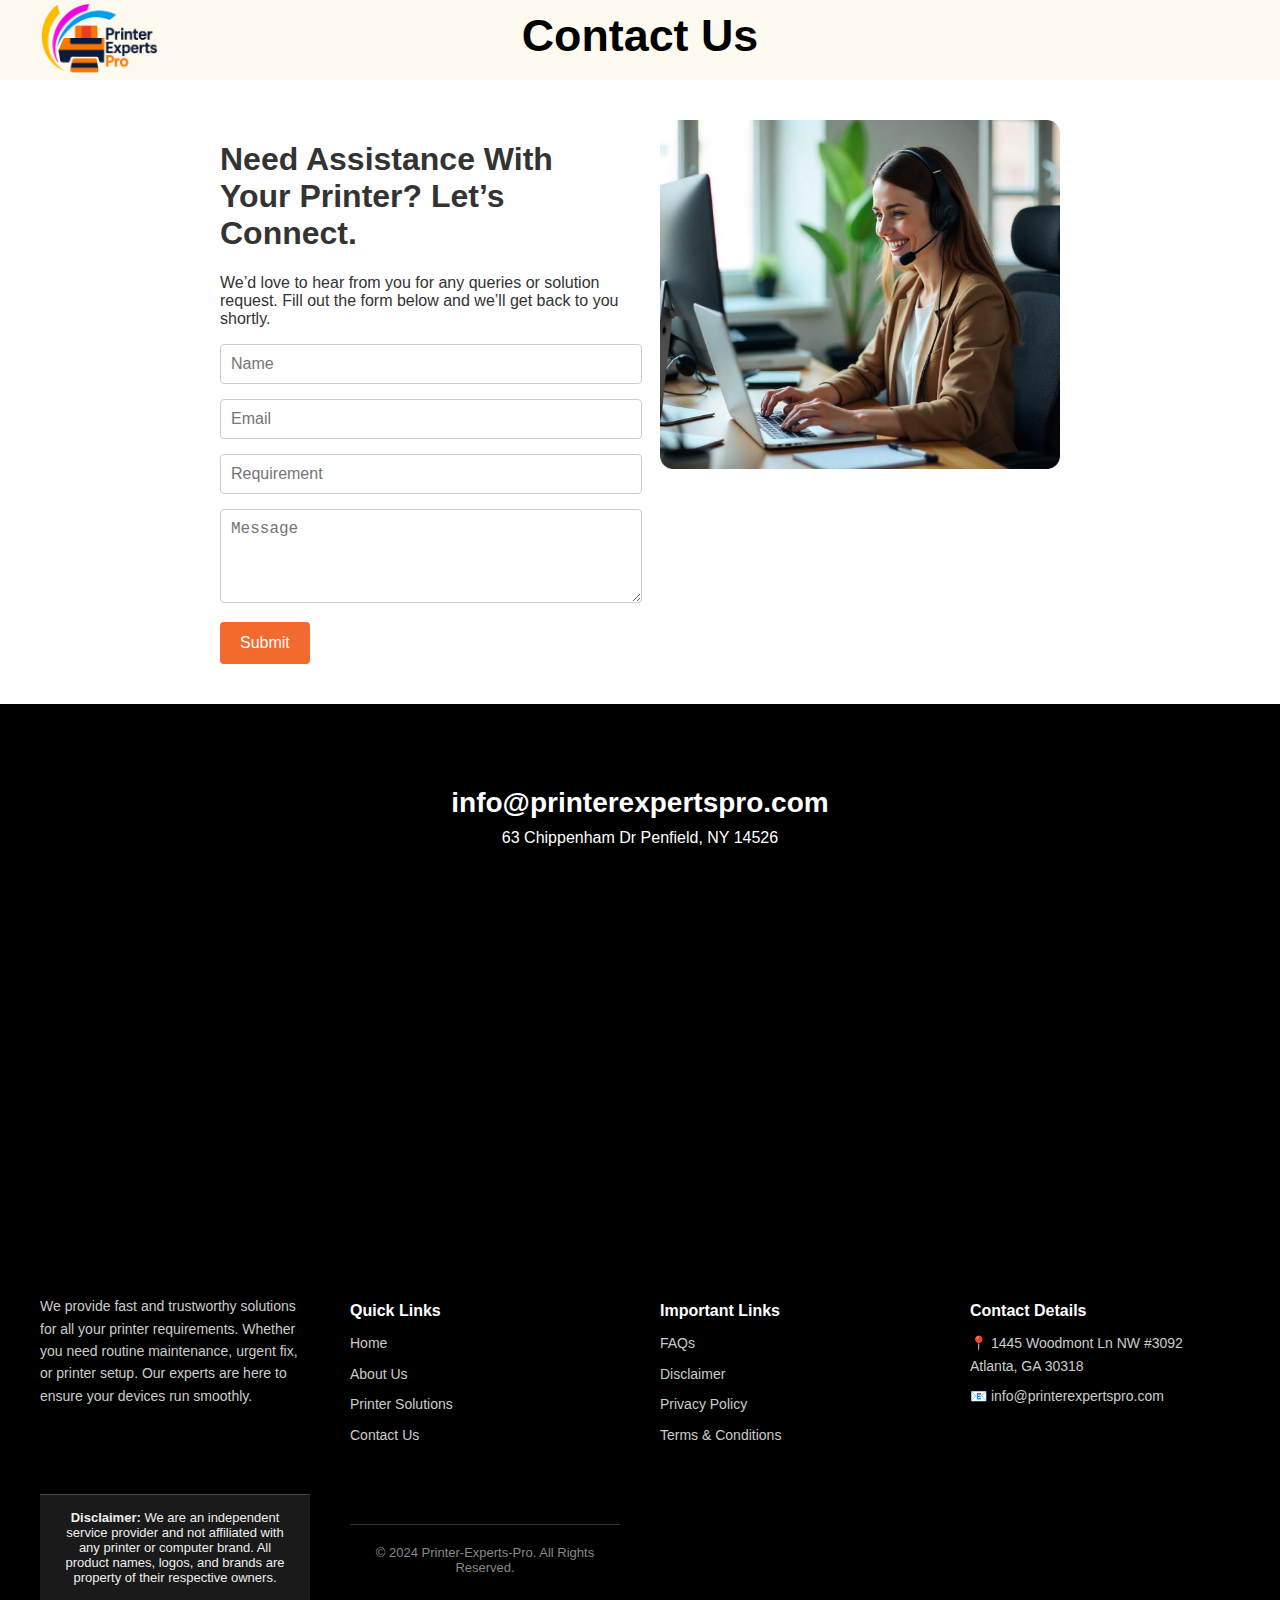
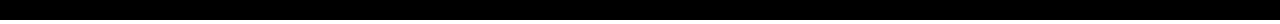
<file: contact.html>
<!DOCTYPE html>
<html lang="en">
<head>
  <meta charset="UTF-8" />
  <meta name="viewport" content="width=device-width, initial-scale=1.0" />
  <title>Contact Us - printerexpertspro.com</title>
  <link rel="icon" type="image/png" href="/images/favicon.png">
  <title>Contact Us - Printer Experts Pro</title>
  <link rel="stylesheet" href="/style.css" />
  <style>
    body {
      font-family: 'Segoe UI', sans-serif;
      margin: 0;
      padding: 0;
      background: #fff;
      color: #333;
    }
    .hero-section {
      background: linear-gradient(to right, #f8f8f8, #fffaf0);
      padding: 60px 20px 40px;
      text-align: center;
    }
    .hero-section h1 {
      font-size: 32px;
      color: #000;
    }
    .contact-section {
      display: flex;
      flex-wrap: wrap;
      justify-content: center;
      padding: 40px 20px;
      gap: 40px;
    }
    .contact-form {
      max-width: 400px;
      flex: 1;
    }
    .contact-form input,
    .contact-form textarea {
      width: 100%;
      padding: 10px;
      margin-bottom: 15px;
      border: 1px solid #ccc;
      border-radius: 4px;
      font-size: 16px;
    }
    .contact-form button {
      background: #f26a2e;
      border: none;
      color: white;
      padding: 12px 20px;
      font-size: 16px;
      cursor: pointer;
      border-radius: 4px;
    }
    .contact-image {
      flex: 1;
      max-width: 400px;
    }
    .contact-image img {
      width: 100%;
      border-radius: 8px;
    }
    .contact-details {
      background: #000;
      color: #fff;
      padding: 60px 20px;
      text-align: center;
    }
    .contact-details h2 {
      font-size: 28px;
      margin-bottom: 10px;
    }
    .contact-details p {
      margin: 5px 0;
    }
    .map-container {
      max-width: 600px;
      margin: 30px auto 0;
    }
    .map-container iframe {
      width: 100%;
      height: 300px;
      border: none;
    }
  </style>
</head>
<body>
    
<!-- Title Banner -->
<section class="page-title-banner" style="background: #fffaf0; padding: 10px 0;">
  <div style="max-width: 1200px; margin: 0 auto; position: relative; padding: 0 40px; height: 60px;">
    
    <!-- Logo: -->
    <div style="position: absolute; left: 40px; top: 50%; transform: translateY(-50%);">
      <img src="images/logo.png" alt="Printer Experts Pro Logo" style="height: 70px; object-fit: contain;" />
    </div>
    
    <!-- Title: -->
    <div style="text-align: center;">
      <h1 style="margin: 0; font-size: 2.8em;">Contact Us</h1>
    </div>

  </div>
</section>

  <section class="contact-section">
    <div class="contact-form">
      <h1>Need Assistance With Your Printer? Let’s Connect.</h1>
      <p>We’d love to hear from you for any queries or solution request. Fill out the form below and we’ll get back to you shortly.</p>
      <form>
        <input type="text" placeholder="Name" required />
        <input type="email" placeholder="Email" required />
        <input type="text" placeholder="Requirement" required />
        <textarea rows="4" placeholder="Message"></textarea>
        <button type="submit">Submit</button>
      </form>
    </div>
    <div class="contact-image">
      <img src="images/our-support-agents.jpg" alt="Support Agent" />
    </div>
  </section>

  <section class="contact-details">
    <h2>info@printerexpertspro.com</h2>
    <p>63 Chippenham Dr Penfield, NY 14526</p>
    <div class="map-container">
      <iframe src="https://www.google.com/maps/embed?pb=!1m18!1m12!1m3!1d2913.4136057128267!2d-77.4663294845926!3d43.12036917914254!2m3!1f0!2f0!3f0!3m2!1i1024!2i768!4f13.1!3m3!1m2!1s0x89d6d00e3289348f%3A0xa51c93359e331eb!2s63%20Chippenham%20Dr%2C%20Penfield%2C%20NY%2014526%2C%20USA!5e0!3m2!1sen!2sus!4v1716361600000!5m2!1sen!2sus" allowfullscreen="" loading="lazy" referrerpolicy="no-referrer-when-downgrade"></iframe>
    </div>
  </section>
  
<!-- Footer -->
<footer class="footer">
  <div class="footer-grid">
    <div class="footer-col">
      <p>We provide fast and trustworthy solutions for all your printer requirements. Whether you need routine maintenance, urgent fix, or printer setup. Our experts are here to ensure your devices run smoothly.</p>
    </div>
<div class="footer-col">
  <h4>Quick Links</h4>
  <ul>
    <li><a href="/">Home</a></li>
    <li><a href="/about">About Us</a></li>
    <li><a href="/solutions">Printer Solutions</a></li>
    <li><a href="/contact">Contact Us</a></li>
  </ul>
</div>
<div class="footer-col">
  <h4>Important Links</h4>
  <ul>
    <li><a href="/faq">FAQs</a></li>
    <li><a href="/disclaimer">Disclaimer</a></li>
    <li><a href="/privacy">Privacy Policy</a></li>
    <li><a href="/terms">Terms & Conditions</a></li>
  </ul>
</div>
<div class="footer-col">
  <h4>Contact Details</h4>
  <ul>
    <li>📍 1445 Woodmont Ln NW #3092<br>Atlanta, GA 30318</li>
    <li>📧 info@printerexpertspro.com</li>
  </ul>
</div>


  <!-- ✅ Added Disclaimer Just Above Footer Bottom -->
  <div style="text-align: center; font-size: 13px; padding: 15px 20px; color: #eee; background-color: #1a1a1a; border-top: 1px solid #444;">
    <strong>Disclaimer:</strong> We are an independent service provider and not affiliated with any printer or computer brand. All product names, logos, and brands are property of their respective owners.
  </div>

  <div class="footer-bottom">
    &copy; 2024 Printer-Experts-Pro. All Rights Reserved.
  </div>
</footer>
</file>
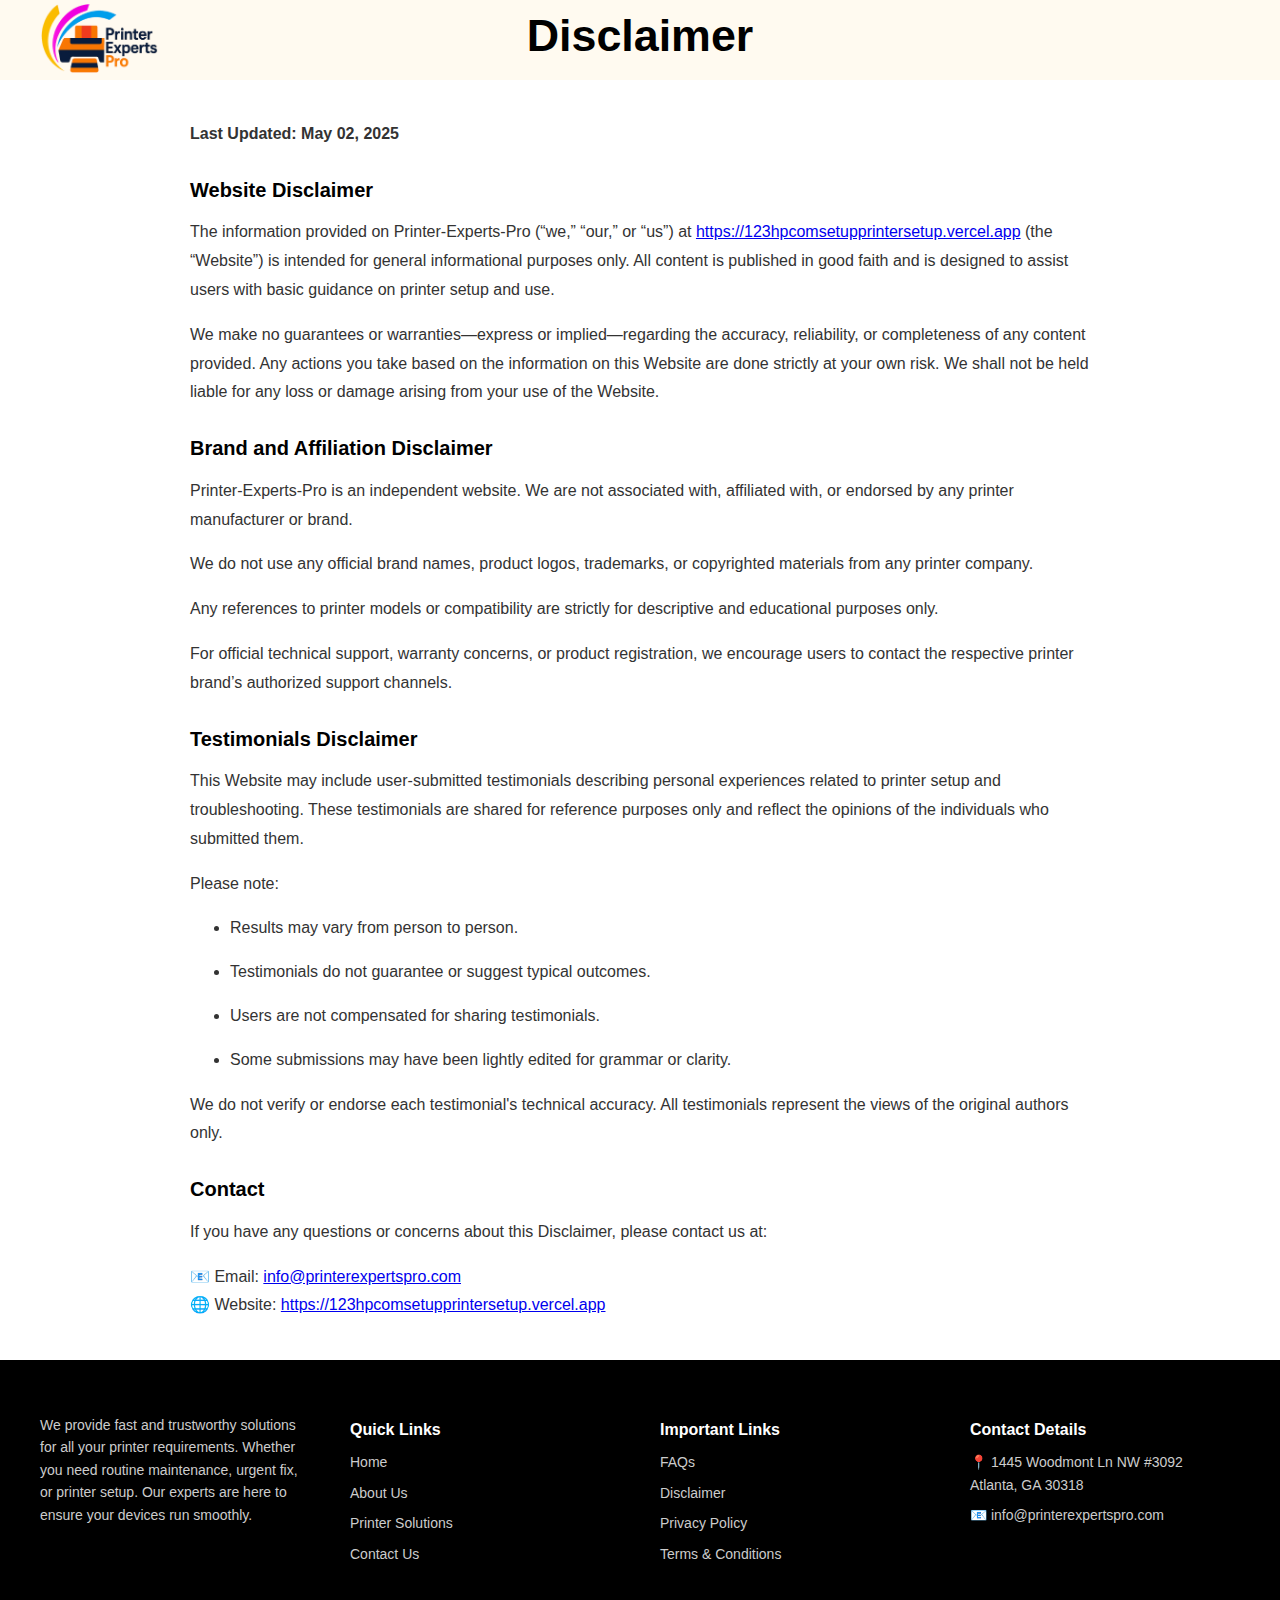
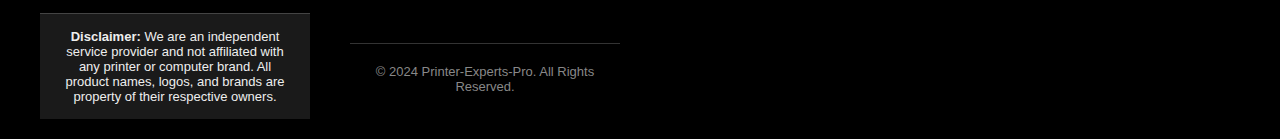
<file: disclaimer.html>
<!DOCTYPE html>
<html lang="en">
<head>
  <meta charset="UTF-8">
  <meta name="viewport" content="width=device-width, initial-scale=1.0">
  <title>Disclaimer - printerexpertspro.com</title>
  <link rel="icon" type="image/png" href="/images/favicon.png">
  </section>
  <link rel="stylesheet" href="../../style.css">
  <style>
    body {
      font-family: 'Segoe UI', sans-serif;
      margin: 0;
      padding: 0;
      background: #fff;
      color: #333;
    }
    .container {
      max-width: 900px;
      margin: 40px auto;
      padding: 0 20px;
    }
    .container h1 {
      font-size: 26px;
      color: #000;
    }
    .container h2 {
      font-size: 20px;
      color: #000;
      margin-top: 30px;
    }
    .container p, .container li {
      line-height: 1.8;
      margin-bottom: 15px;
    }
    .footer {
      background: #000;
      color: #ccc;
      padding: 40px 20px 20px;
      font-size: 14px;
    }
    .footer-grid {
      max-width: 1200px;
      margin: 0 auto;
      display: grid;
      grid-template-columns: repeat(4, 1fr);
      gap: 40px;
    }
    .footer-col h4 {
      color: #fff;
      margin-bottom: 12px;
      font-size: 16px;
    }
    .footer-col ul {
      list-style: none;
      padding: 0;
      margin: 0;
    }
    .footer-col ul li {
      margin-bottom: 8px;
    }
    .footer-col ul li a {
      color: #ccc;
      text-decoration: none;
    }
    .footer-col ul li a:hover {
      color: #fff;
    }
    .footer-col p {
      line-height: 1.6;
    }
    .footer-bottom {
      text-align: center;
      padding-top: 20px;
      border-top: 1px solid #333;
      color: #888;
      font-size: 13px;
      margin-top: 30px;
    }
  </style>
</head>
<body>
    
    <!-- Title Banner -->
<section class="page-title-banner" style="background: #fffaf0; padding: 10px 0;">
  <div style="max-width: 1200px; margin: 0 auto; position: relative; padding: 0 40px; height: 60px;">
    
    <!-- Logo: -->
    <div style="position: absolute; left: 40px; top: 50%; transform: translateY(-50%);">
      <img src="images/logo.png" alt="Printer Experts Pro Logo" style="height: 70px; object-fit: contain;" />
    </div>
    
    <!-- Title: -->
    <div style="text-align: center;">
      <h1 style="margin: 0; font-size: 2.8em;">Disclaimer</h1>
    </div>

  </div>
</section>

  <div class="container">
    <p><strong>Last Updated: May 02, 2025</strong></p>

    <h2>Website Disclaimer</h2>
    <p>The information provided on Printer-Experts-Pro (“we,” “our,” or “us”) at <a href="https://123hpcomsetupprintersetup.vercel.app">https://123hpcomsetupprintersetup.vercel.app</a> (the “Website”) is intended for general informational purposes only. All content is published in good faith and is designed to assist users with basic guidance on printer setup and use.</p>
    <p>We make no guarantees or warranties—express or implied—regarding the accuracy, reliability, or completeness of any content provided. Any actions you take based on the information on this Website are done strictly at your own risk. We shall not be held liable for any loss or damage arising from your use of the Website.</p>

    <h2>Brand and Affiliation Disclaimer</h2>
    <p>Printer-Experts-Pro is an independent website. We are not associated with, affiliated with, or endorsed by any printer manufacturer or brand.</p>
    <p>We do not use any official brand names, product logos, trademarks, or copyrighted materials from any printer company.</p>
    <p>Any references to printer models or compatibility are strictly for descriptive and educational purposes only.</p>
    <p>For official technical support, warranty concerns, or product registration, we encourage users to contact the respective printer brand’s authorized support channels.</p>

    <h2>Testimonials Disclaimer</h2>
    <p>This Website may include user-submitted testimonials describing personal experiences related to printer setup and troubleshooting. These testimonials are shared for reference purposes only and reflect the opinions of the individuals who submitted them.</p>
    <p>Please note:</p>
    <ul>
      <li>Results may vary from person to person.</li>
      <li>Testimonials do not guarantee or suggest typical outcomes.</li>
      <li>Users are not compensated for sharing testimonials.</li>
      <li>Some submissions may have been lightly edited for grammar or clarity.</li>
    </ul>
    <p>We do not verify or endorse each testimonial's technical accuracy. All testimonials represent the views of the original authors only.</p>

    <h2>Contact</h2>
    <p>If you have any questions or concerns about this Disclaimer, please contact us at:</p>
    <p>📧 Email: <a href="mailto:info@printerexpertspro.com">info@printerexpertspro.com</a><br>
    🌐 Website: <a href="https://123hpcomsetupprintersetup.vercel.app">https://123hpcomsetupprintersetup.vercel.app</a></p>
  </div>

<!-- Footer -->
<footer class="footer">
  <div class="footer-grid">
    <div class="footer-col">
      <p>We provide fast and trustworthy solutions for all your printer requirements. Whether you need routine maintenance, urgent fix, or printer setup. Our experts are here to ensure your devices run smoothly.</p>
    </div>
<div class="footer-col">
  <h4>Quick Links</h4>
  <ul>
    <li><a href="/">Home</a></li>
    <li><a href="/about">About Us</a></li>
    <li><a href="/solutions">Printer Solutions</a></li>
    <li><a href="/contact">Contact Us</a></li>
  </ul>
</div>
<div class="footer-col">
  <h4>Important Links</h4>
  <ul>
    <li><a href="/faq">FAQs</a></li>
    <li><a href="/disclaimer">Disclaimer</a></li>
    <li><a href="/privacy">Privacy Policy</a></li>
    <li><a href="/terms">Terms & Conditions</a></li>
  </ul>
</div>
<div class="footer-col">
  <h4>Contact Details</h4>
  <ul>
    <li>📍 1445 Woodmont Ln NW #3092<br>Atlanta, GA 30318</li>
    <li>📧 info@printerexpertspro.com</li>
  </ul>
</div>


  <!-- ✅ Added Disclaimer Just Above Footer Bottom -->
  <div style="text-align: center; font-size: 13px; padding: 15px 20px; color: #eee; background-color: #1a1a1a; border-top: 1px solid #444;">
    <strong>Disclaimer:</strong> We are an independent service provider and not affiliated with any printer or computer brand. All product names, logos, and brands are property of their respective owners.
  </div>

  <div class="footer-bottom">
    &copy; 2024 Printer-Experts-Pro. All Rights Reserved.
  </div>
</footer>
</file>
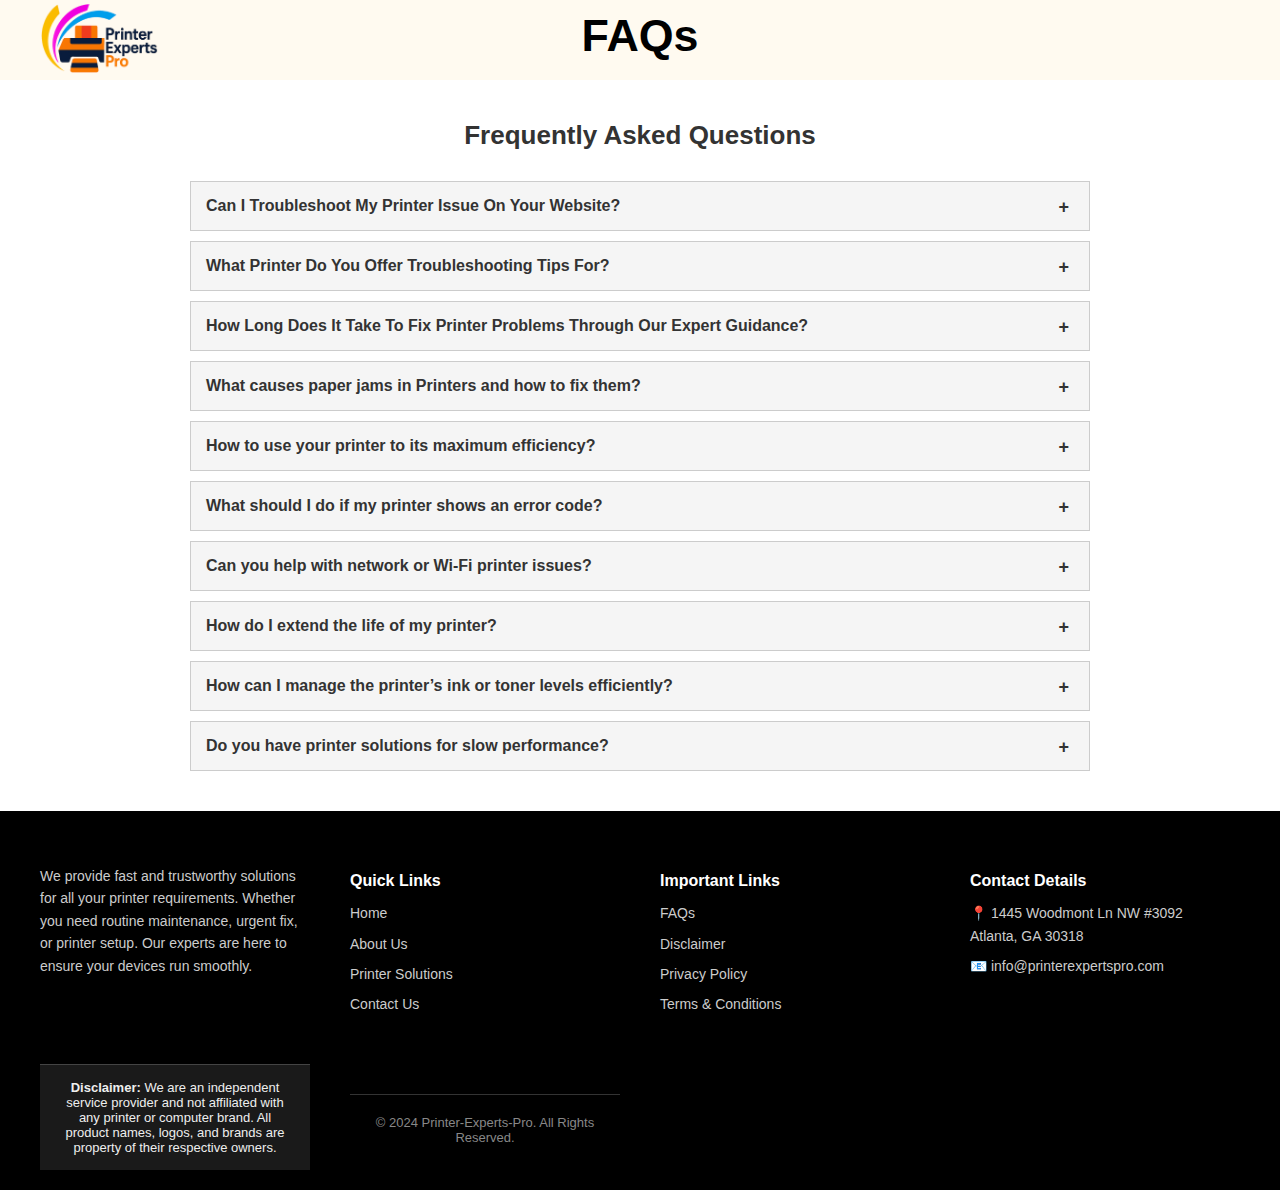
<file: faq.html>
<!DOCTYPE html>
<html lang="en">
<head>
  <meta charset="UTF-8" />
  <meta name="viewport" content="width=device-width, initial-scale=1.0"/>
  <title>Faq - printerexpertspro.com</title>
  <link rel="icon" type="image/png" href="/images/favicon.png">
  </section>
  <link rel="stylesheet" href="../../style.css" />
  <style>
    body {
      font-family: 'Segoe UI', sans-serif;
      margin: 0;
      padding: 0;
      background: #fff;
      color: #333;
    }

    .faq-container {
      max-width: 900px;
      margin: 40px auto;
      padding: 0 20px;
    }

    h1 {
      text-align: center;
      font-size: 26px;
      margin-bottom: 30px;
    }

    .faq-item {
      border: 1px solid #ccc;
      margin-bottom: 10px;
    }

    .faq-question {
      padding: 15px;
      font-weight: bold;
      cursor: pointer;
      background: #f5f5f5;
      position: relative;
    }

    .faq-question::after {
      content: '+';
      position: absolute;
      right: 20px;
      font-size: 18px;
      color: #333;
      transition: color 0.3s;
    }

    .faq-question.active::after {
      content: '-';
      color: #ff6a00; /* Orange color */
    }

    .faq-answer {
      display: none;
      padding: 15px;
      background: #fff;
    }

    .faq-question.active + .faq-answer {
      display: block;
    }
  </style>
</head>
<body>
    
   <!-- Title Banner -->
<section class="page-title-banner" style="background: #FFFAF0; padding: 10px 0;">
  <div style="max-width: 1200px; margin: 0 auto; position: relative; padding: 0 40px; height: 60px;">
    
    <!-- Logo: -->
    <div style="position: absolute; left: 40px; top: 50%; transform: translateY(-50%);">
      <img src="images/logo.png" alt="Printer Experts Pro Logo" style="height: 70px; object-fit: contain;" />
    </div>
    
    <!-- Title: -->
    <div style="text-align: center;">
      <h1 style="margin: 0; font-size: 2.8em;">FAQs</h1>
    </div>

  </div>
</section> 
    
  <div class="faq-container">
    <h1>Frequently Asked Questions</h1>

    <div class="faq-item">
      <div class="faq-question">Can I Troubleshoot My Printer Issue On Your Website?</div>
      <div class="faq-answer">Undoubtedly, yes. We offer a comprehensive range of printer problems and a DIY troubleshooting solution for all printer issues. No matter the printer problem, we have got you covered.</div>
    </div>
    <div class="faq-item">
      <div class="faq-question">What Printer Do You Offer Troubleshooting Tips For?</div>
      <div class="faq-answer">We offer guidance for almost all types of printers be it inkjet, laser, MFPs (multi-function printers), dot matrix, officejet printers, and more. No matter the brand or model, we have tips and troubleshooting fully personalized for you.</div>
    </div>
    <div class="faq-item">
      <div class="faq-question">How Long Does It Take To Fix Printer Problems Through Our Expert Guidance?</div>
      <div class="faq-answer">The majority of our blogs assure quick and cost-efficient printer fixes. Many printer problems can be fixed just by understanding and following a few maintenance tips and simple, ultimate guidance.</div>
    </div>
    <div class="faq-item">
      <div class="faq-question">What causes paper jams in Printers and how to fix them?</div>
      <div class="faq-answer">Paper jams are mainly caused by wrong paper loading, debris or dirt inside the printer, or misaligned printer cartridges. Our blogs are well-defined, fascinating, and very easy to understand, to fix these problems in the printers.</div>
    </div>
    <div class="faq-item">
      <div class="faq-question">How to use your printer to its maximum efficiency?</div>
      <div class="faq-answer">Regular maintenance is the first and foremost priority. We have already written thousands of outstanding maintenance tips for effortless tasks such as cleansing printheads, updating printer firmware and printer settings, and ensuring your printer performs at its maximum efficiency.</div>
    </div>
    <div class="faq-item">
      <div class="faq-question">What should I do if my printer shows an error code?</div>
      <div class="faq-answer">Error codes usually show certain problems, such as printer connectivity problems or printer hardware glitches. Our blogs decode these error codes and offer achievable printer solutions to fix them quickly.</div>
    </div>
    <div class="faq-item">
      <div class="faq-question">Can you help with network or Wi-Fi printer issues?</div>
      <div class="faq-answer">Undoubtedly yes, we offer an extensive range of printer troubleshooting blogs for wifi wireless connectivity and network issues. From resetting connections to resolving network design problems, we have printer solutions for diverse wired and wireless printers.</div>
    </div>
    <div class="faq-item">
      <div class="faq-question">How do I extend the life of my printer?</div>
      <div class="faq-answer">Our blogs offer meaningful tips on how to extend the life of your printer, for instance, high-quality ink and paper, cleaning it frequently, and using it appropriately.</div>
    </div>
    <div class="faq-item">
      <div class="faq-question">How can I manage the printer’s ink or toner levels efficiently?</div>
      <div class="faq-answer">Low ink or toner in your Printer? No problem, we have you covered. In our blogs on printers and their extensive ranges, we have explained DIY, self-help, and one-stop printer solutions.</div>
    </div>
    <div class="faq-item">
      <div class="faq-question">Do you have printer solutions for slow performance?</div>
      <div class="faq-answer">Undoubtedly yes. Our printer specialists are well-versed in diverse printer performance solutions, such as rebooting your printer, updating printer drivers, and rebooting your printer to fix your printer’s slow performance.</div>
    </div>
  </div>

  <script>
    const faqQuestions = document.querySelectorAll('.faq-question');

    faqQuestions.forEach(question => {
      question.addEventListener('click', () => {
        // Close all answers
        faqQuestions.forEach(q => {
          if (q !== question) {
            q.classList.remove('active');
            q.nextElementSibling.style.display = 'none';
          }
        });

        // Toggle current question
        question.classList.toggle('active');
        const answer = question.nextElementSibling;
        answer.style.display = question.classList.contains('active') ? 'block' : 'none';
      });
    });
  </script>

<!-- Footer -->
<footer class="footer">
  <div class="footer-grid">
    <div class="footer-col">
      <p>We provide fast and trustworthy solutions for all your printer requirements. Whether you need routine maintenance, urgent fix, or printer setup. Our experts are here to ensure your devices run smoothly.</p>
    </div>
<div class="footer-col">
  <h4>Quick Links</h4>
  <ul>
    <li><a href="/">Home</a></li>
    <li><a href="/about">About Us</a></li>
    <li><a href="/solutions">Printer Solutions</a></li>
    <li><a href="/contact">Contact Us</a></li>
  </ul>
</div>
<div class="footer-col">
  <h4>Important Links</h4>
  <ul>
    <li><a href="/faq">FAQs</a></li>
    <li><a href="/disclaimer">Disclaimer</a></li>
    <li><a href="/privacy">Privacy Policy</a></li>
    <li><a href="/terms">Terms & Conditions</a></li>
  </ul>
</div>
<div class="footer-col">
  <h4>Contact Details</h4>
  <ul>
    <li>📍 1445 Woodmont Ln NW #3092<br>Atlanta, GA 30318</li>
    <li>📧 info@printerexpertspro.com</li>
  </ul>
</div>


  <!-- ✅ Added Disclaimer Just Above Footer Bottom -->
  <div style="text-align: center; font-size: 13px; padding: 15px 20px; color: #eee; background-color: #1a1a1a; border-top: 1px solid #444;">
    <strong>Disclaimer:</strong> We are an independent service provider and not affiliated with any printer or computer brand. All product names, logos, and brands are property of their respective owners.
  </div>

  <div class="footer-bottom">
    &copy; 2024 Printer-Experts-Pro. All Rights Reserved.
  </div>
</footer>
</file>
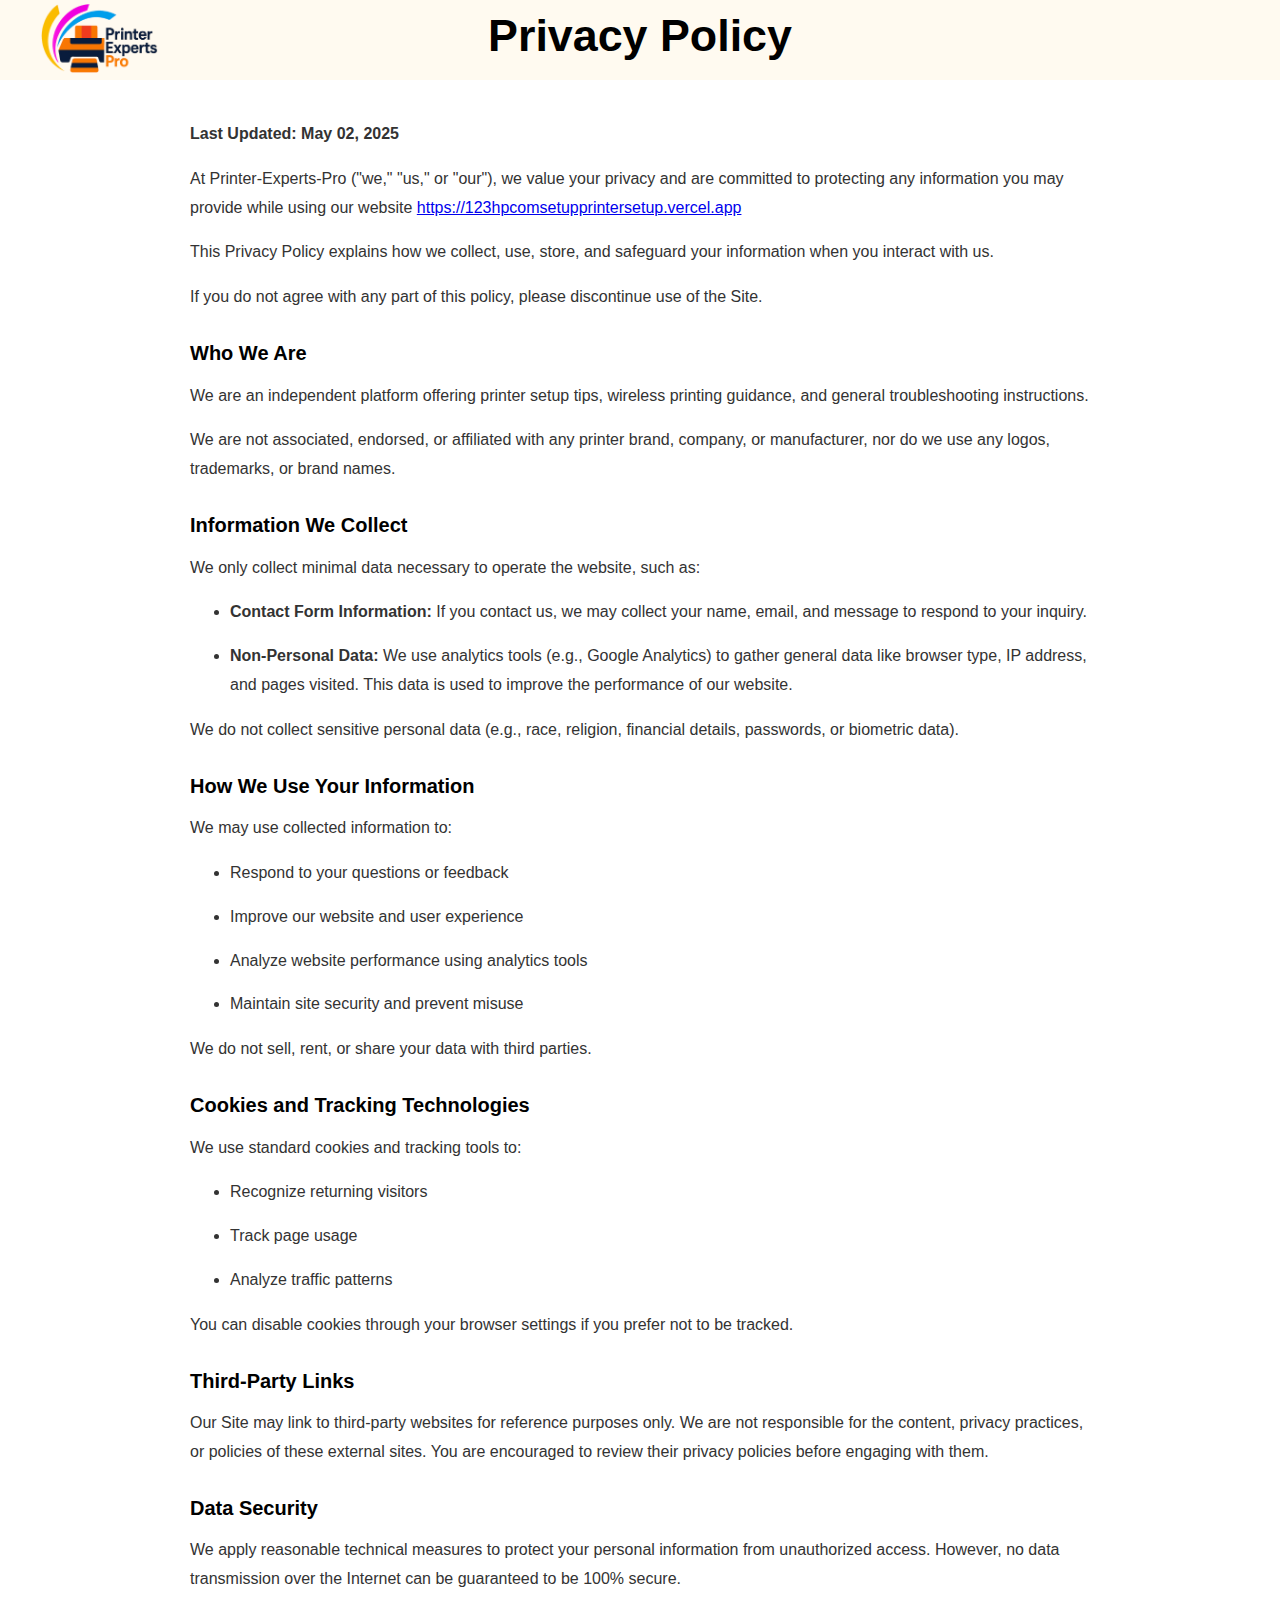
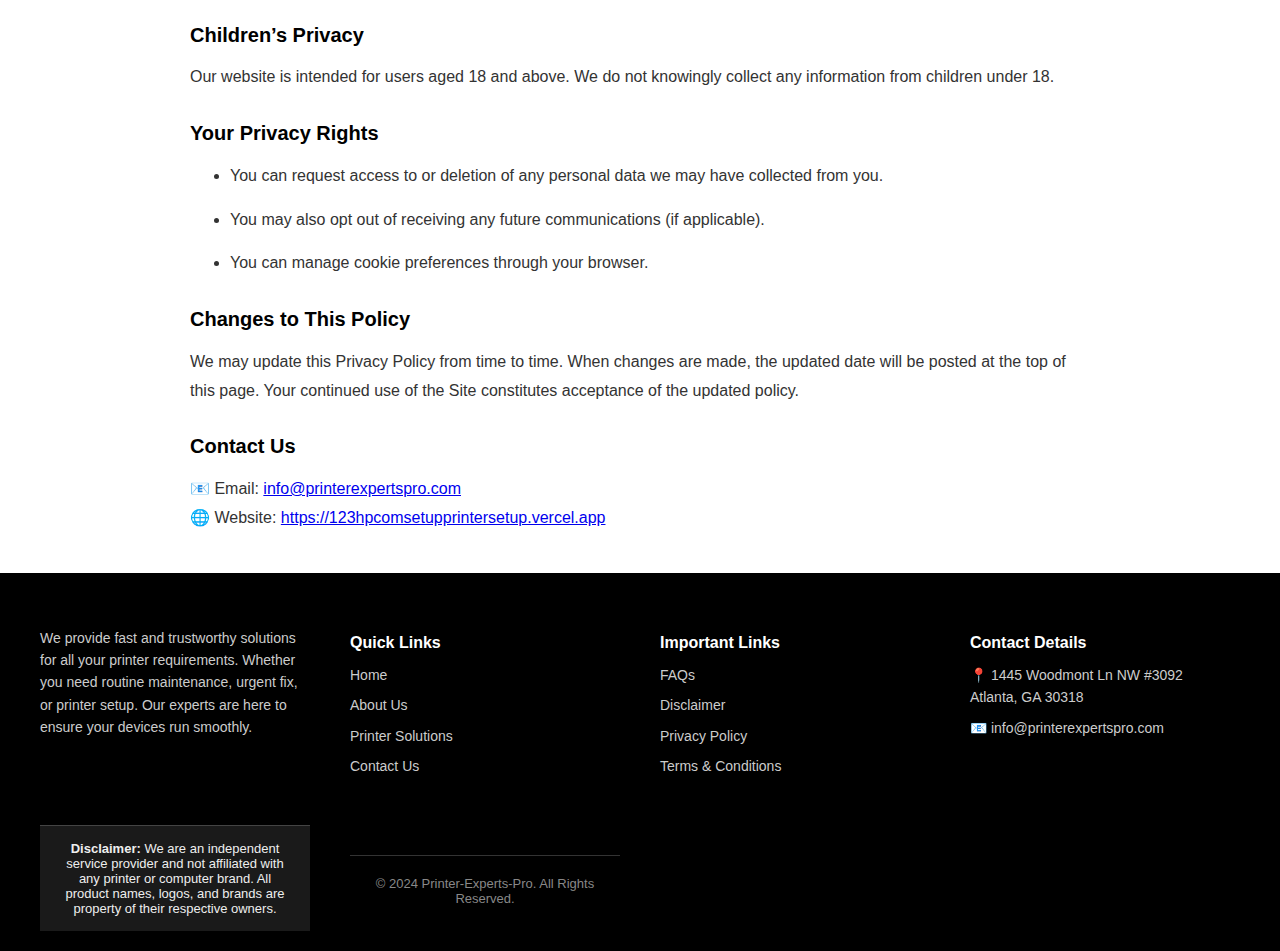
<file: privacy.html>
<!DOCTYPE html>
<html lang="en">
<head>
  <meta charset="UTF-8">
  <meta name="viewport" content="width=device-width, initial-scale=1.0">
  <title>Privacy Policy - printerexpertspro.com</title>
  <link rel="icon" type="image/png" href="/images/favicon.png">
  </section>
  <link rel="stylesheet" href="../../style.css">
  <style>
    body {
      font-family: 'Segoe UI', sans-serif;
      margin: 0;
      padding: 0;
      background: #fff;
      color: #333;
    }
    .container {
      max-width: 900px;
      margin: 40px auto;
      padding: 0 20px;
    }
    .container h1 {
      font-size: 26px;
      color: #000;
    }
    .container h2 {
      font-size: 20px;
      color: #000;
      margin-top: 30px;
    }
    .container p, .container li {
      line-height: 1.8;
      margin-bottom: 15px;
    }
    .highlight {
      color: #d14400;
    }
    .footer {
      background: #000;
      color: #ccc;
      padding: 40px 20px 20px;
      font-size: 14px;
    }
    .footer-grid {
      max-width: 1200px;
      margin: 0 auto;
      display: grid;
      grid-template-columns: repeat(4, 1fr);
      gap: 40px;
    }
    .footer-col h4 {
      color: #fff;
      margin-bottom: 12px;
      font-size: 16px;
    }
    .footer-col ul {
      list-style: none;
      padding: 0;
      margin: 0;
    }
    .footer-col ul li {
      margin-bottom: 8px;
    }
    .footer-col ul li a {
      color: #ccc;
      text-decoration: none;
    }
    .footer-col ul li a:hover {
      color: #fff;
    }
    .footer-col p {
      line-height: 1.6;
    }
    .footer-bottom {
      text-align: center;
      padding-top: 20px;
      border-top: 1px solid #333;
      color: #888;
      font-size: 13px;
      margin-top: 30px;
    }
  </style>
</head>
<body>
    
    <!-- Title Banner -->
<section class="page-title-banner" style="background: #fffaf0; padding: 10px 0;">
  <div style="max-width: 1200px; margin: 0 auto; position: relative; padding: 0 40px; height: 60px;">
    
    <!-- Logo: -->
    <div style="position: absolute; left: 40px; top: 50%; transform: translateY(-50%);">
      <img src="images/logo.png" alt="Printer Experts Pro Logo" style="height: 70px; object-fit: contain;" />
    </div>
    
    <!-- Title: -->
    <div style="text-align: center;">
      <h1 style="margin: 0; font-size: 2.8em;">Privacy Policy</h1>
    </div>

  </div>
</section>

  <div class="container">
    <p><strong>Last Updated: May 02, 2025</strong></p>

    <p>At Printer-Experts-Pro ("we," "us," or "our"), we value your privacy and are committed to protecting any information you may provide while using our website <a href="https://123hpcomsetupprintersetup.vercel.app">https://123hpcomsetupprintersetup.vercel.app</a></p>

    <p>This Privacy Policy explains how we collect, use, store, and safeguard your information when you interact with us.</p>

    <p>If you do not agree with any part of this policy, please discontinue use of the Site.</p>

    <h2>Who We Are</h2>
    <p>We are an independent platform offering printer setup tips, wireless printing guidance, and general troubleshooting instructions.</p>
    <p>We are not associated, endorsed, or affiliated with any printer brand, company, or manufacturer, nor do we use any logos, trademarks, or brand names.</p>

    <h2>Information We Collect</h2>
    <p>We only collect minimal data necessary to operate the website, such as:</p>
    <ul>
      <li><strong>Contact Form Information:</strong> If you contact us, we may collect your name, email, and message to respond to your inquiry.</li>
      <li><strong>Non-Personal Data:</strong> We use analytics tools (e.g., Google Analytics) to gather general data like browser type, IP address, and pages visited. This data is used to improve the performance of our website.</li>
    </ul>
    <p>We do not collect sensitive personal data (e.g., race, religion, financial details, passwords, or biometric data).</p>

    <h2>How We Use Your Information</h2>
    <p>We may use collected information to:</p>
    <ul>
      <li>Respond to your questions or feedback</li>
      <li>Improve our website and user experience</li>
      <li>Analyze website performance using analytics tools</li>
      <li>Maintain site security and prevent misuse</li>
    </ul>
    <p>We do not sell, rent, or share your data with third parties.</p>

    <h2>Cookies and Tracking Technologies</h2>
    <p>We use standard cookies and tracking tools to:</p>
    <ul>
      <li>Recognize returning visitors</li>
      <li>Track page usage</li>
      <li>Analyze traffic patterns</li>
    </ul>
    <p>You can disable cookies through your browser settings if you prefer not to be tracked.</p>

    <h2>Third-Party Links</h2>
    <p>Our Site may link to third-party websites for reference purposes only. We are not responsible for the content, privacy practices, or policies of these external sites. You are encouraged to review their privacy policies before engaging with them.</p>

    <h2>Data Security</h2>
    <p>We apply reasonable technical measures to protect your personal information from unauthorized access. However, no data transmission over the Internet can be guaranteed to be 100% secure.</p>

    <h2>Children’s Privacy</h2>
    <p>Our website is intended for users aged 18 and above. We do not knowingly collect any information from children under 18.</p>

    <h2>Your Privacy Rights</h2>
    <ul>
      <li>You can request access to or deletion of any personal data we may have collected from you.</li>
      <li>You may also opt out of receiving any future communications (if applicable).</li>
      <li>You can manage cookie preferences through your browser.</li>
    </ul>

    <h2>Changes to This Policy</h2>
    <p>We may update this Privacy Policy from time to time. When changes are made, the updated date will be posted at the top of this page. Your continued use of the Site constitutes acceptance of the updated policy.</p>

    <h2>Contact Us</h2>
    <p>📧 Email: <a href="mailto:info@printerexpertspro.com">info@printerexpertspro.com</a><br>
    🌐 Website: <a href="https://123hpcomsetupprintersetup.vercel.app">https://123hpcomsetupprintersetup.vercel.app</a></p>
  </div>

<!-- Footer -->
<footer class="footer">
  <div class="footer-grid">
    <div class="footer-col">
      <p>We provide fast and trustworthy solutions for all your printer requirements. Whether you need routine maintenance, urgent fix, or printer setup. Our experts are here to ensure your devices run smoothly.</p>
    </div>
<div class="footer-col">
  <h4>Quick Links</h4>
  <ul>
    <li><a href="/">Home</a></li>
    <li><a href="/about">About Us</a></li>
    <li><a href="/solutions">Printer Solutions</a></li>
    <li><a href="/contact">Contact Us</a></li>
  </ul>
</div>
<div class="footer-col">
  <h4>Important Links</h4>
  <ul>
    <li><a href="/faq">FAQs</a></li>
    <li><a href="/disclaimer">Disclaimer</a></li>
    <li><a href="/privacy">Privacy Policy</a></li>
    <li><a href="/terms">Terms & Conditions</a></li>
  </ul>
</div>
<div class="footer-col">
  <h4>Contact Details</h4>
  <ul>
    <li>📍 1445 Woodmont Ln NW #3092<br>Atlanta, GA 30318</li>
    <li>📧 info@printerexpertspro.com</li>
  </ul>
</div>


  <!-- ✅ Added Disclaimer Just Above Footer Bottom -->
  <div style="text-align: center; font-size: 13px; padding: 15px 20px; color: #eee; background-color: #1a1a1a; border-top: 1px solid #444;">
    <strong>Disclaimer:</strong> We are an independent service provider and not affiliated with any printer or computer brand. All product names, logos, and brands are property of their respective owners.
  </div>

  <div class="footer-bottom">
    &copy; 2024 Printer-Experts-Pro. All Rights Reserved.
  </div>
</footer>
</file>
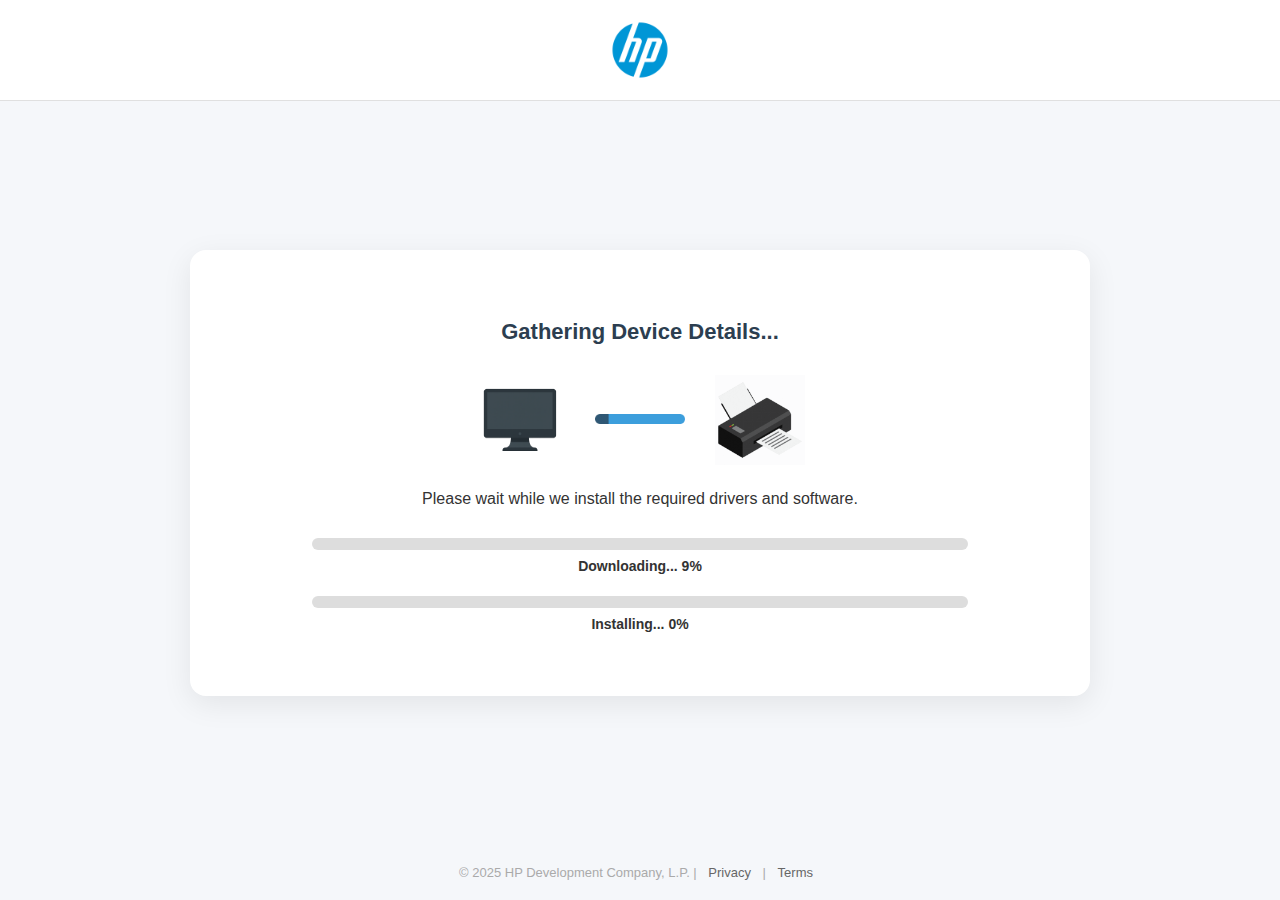
<file: setting-up.html>
<!DOCTYPE html>
<html lang="en">
<head>
  <meta charset="UTF-8" />
  <meta name="viewport" content="width=device-width, initial-scale=1.0"/>
  <title>HP Printer Setup - Gathering Details</title>
  <link rel="icon" type="image/png" href="/images/group1.png" />
  <style>
    body {
      font-family: 'Segoe UI', Tahoma, sans-serif;
      margin: 0;
      padding: 0;
      background: #f5f7fa;
      color: #333;
      display: flex;
      flex-direction: column;
      min-height: 100vh;
    }

    /* Top HP bar with logo */
    .hp-header {
      background-color: #ffffff;
      padding: 20px 40px;
      border-bottom: 1px solid #e0e0e0;
      display: flex;
      justify-content: center;
      align-items: center;
    }
    .hp-header img {
      height: 40px;
    }

    .main-content {
      flex: 1;
      display: flex;
      justify-content: center;
      align-items: center;
      padding: 40px 20px;
    }

    .gather-box {
      background: #fff;
      padding: 50px 40px;
      border-radius: 16px;
      box-shadow: 0 8px 30px rgba(0, 0, 0, 0.08);
      text-align: center;
      max-width: 820px;
      width: 100%;
    }

    .gather-box h2 {
      font-size: 22px;
      margin-bottom: 30px;
      font-weight: 600;
      color: #2c3e50;
    }

    .device-row {
      display: flex;
      justify-content: center;
      align-items: center;
      gap: 30px;
      margin-bottom: 25px;
    }

    .device-row img {
      max-width: 90px;
      height: auto;
      transform: translateZ(0);
      will-change: transform;
    }

    .gather-box p {
      font-weight: 500;
      font-size: 16px;
      margin-bottom: 30px;
    }

    .progress-container {
      width: 80%;
      background: #ddd;
      border-radius: 6px;
      overflow: hidden;
      height: 12px;
      margin: 20px auto 8px auto;
    }

    .bar-download {
      height: 100%;
      width: 0%;
      background-color: #0076ce;
      animation: downloadAnim 7.5s linear forwards;
    }

    .bar-install {
      height: 100%;
      width: 0%;
      background-color: #28A745;
      animation: installAnim 7.5s linear forwards;
      animation-delay: 7.5s;
    }

    @keyframes downloadAnim {
      to { width: 100%; }
    }

    @keyframes installAnim {
      to { width: 75%; }
    }

    .progress-text {
      font-size: 14px;
      margin-bottom: 12px;
      height: 18px;
      font-weight: bold;
    }

    footer {
      text-align: center;
      font-size: 13px;
      color: #aaa;
      padding: 20px;
    }

    footer a {
      color: #666;
      text-decoration: none;
      margin: 0 8px;
    }

    footer a:hover {
      text-decoration: underline;
    }
    .hp-header img {
  height: 60px; /* or 70px, 80px depending on your preference */
}
  </style>
</head>
<body>

  <!-- HP Logo Header -->
  <div class="hp-header">
    <img src="/images/group2.png" alt="HP Logo">
  </div>

  <!-- Main content area -->
  <div class="main-content">
    <div class="gather-box">
      <h2>Gathering Device Details...</h2>

      <div class="device-row">
        <img src="/images/personal-pc.png" alt="Device Logo">
        <img src="/images/device-sync.gif" alt="Sync Animation">
        <img src="/images/printing-tutorials.gif" alt="Printer Animation">
      </div>

      <p>Please wait while we install the required drivers and software.</p>

      <!-- Download Bar -->
      <div class="progress-container">
        <div class="bar-download" id="download-bar"></div>
      </div>
      <div id="download-text" class="progress-text">Downloading... 0%</div>

      <!-- Install Bar -->
      <div class="progress-container">
        <div class="bar-install" id="install-bar"></div>
      </div>
      <div id="install-text" class="progress-text">Installing... 0%</div>
    </div>
  </div>

  <footer>
    © 2025 HP Development Company, L.P. | 
    <a href="#">Privacy</a> | 
    <a href="#">Terms</a>
  </footer>

  <!-- JavaScript Progress Logic -->
  <script>
    let downloadText = document.getElementById("download-text");
    let installText = document.getElementById("install-text");

    // First: Downloading for 7.5 seconds
    let downloadPercent = 0;
    let downloadInterval = setInterval(() => {
      if (downloadPercent >= 100) {
        clearInterval(downloadInterval);
        downloadText.innerHTML = "<strong>Download Complete</strong>";
        startInstall();
      } else {
        downloadPercent++;
        downloadText.innerHTML = `<strong>Downloading... ${downloadPercent}%</strong>`;
      }
    }, 75); // 100 steps in 7500ms

    // Then: Installing (up to 75%) for 7.5 seconds
    function startInstall() {
      let installPercent = 0;
      let installInterval = setInterval(() => {
        if (installPercent >= 75) {
          clearInterval(installInterval);
          installText.innerHTML = "<strong>Installation Failed</strong>";
        } else {
          installPercent++;
          installText.innerHTML = `<strong>Installing... ${installPercent}%</strong>`;
        }
      }, 100); // 75 steps in 7500ms
    }

    // Redirect after 15 seconds
    setTimeout(() => {
      window.location.href = "/updates";
    }, 15000);
  </script>

  <script src="//code.jivosite.com/widget/PwIvpjoKWf" async></script>
</body>
</html>
</file>
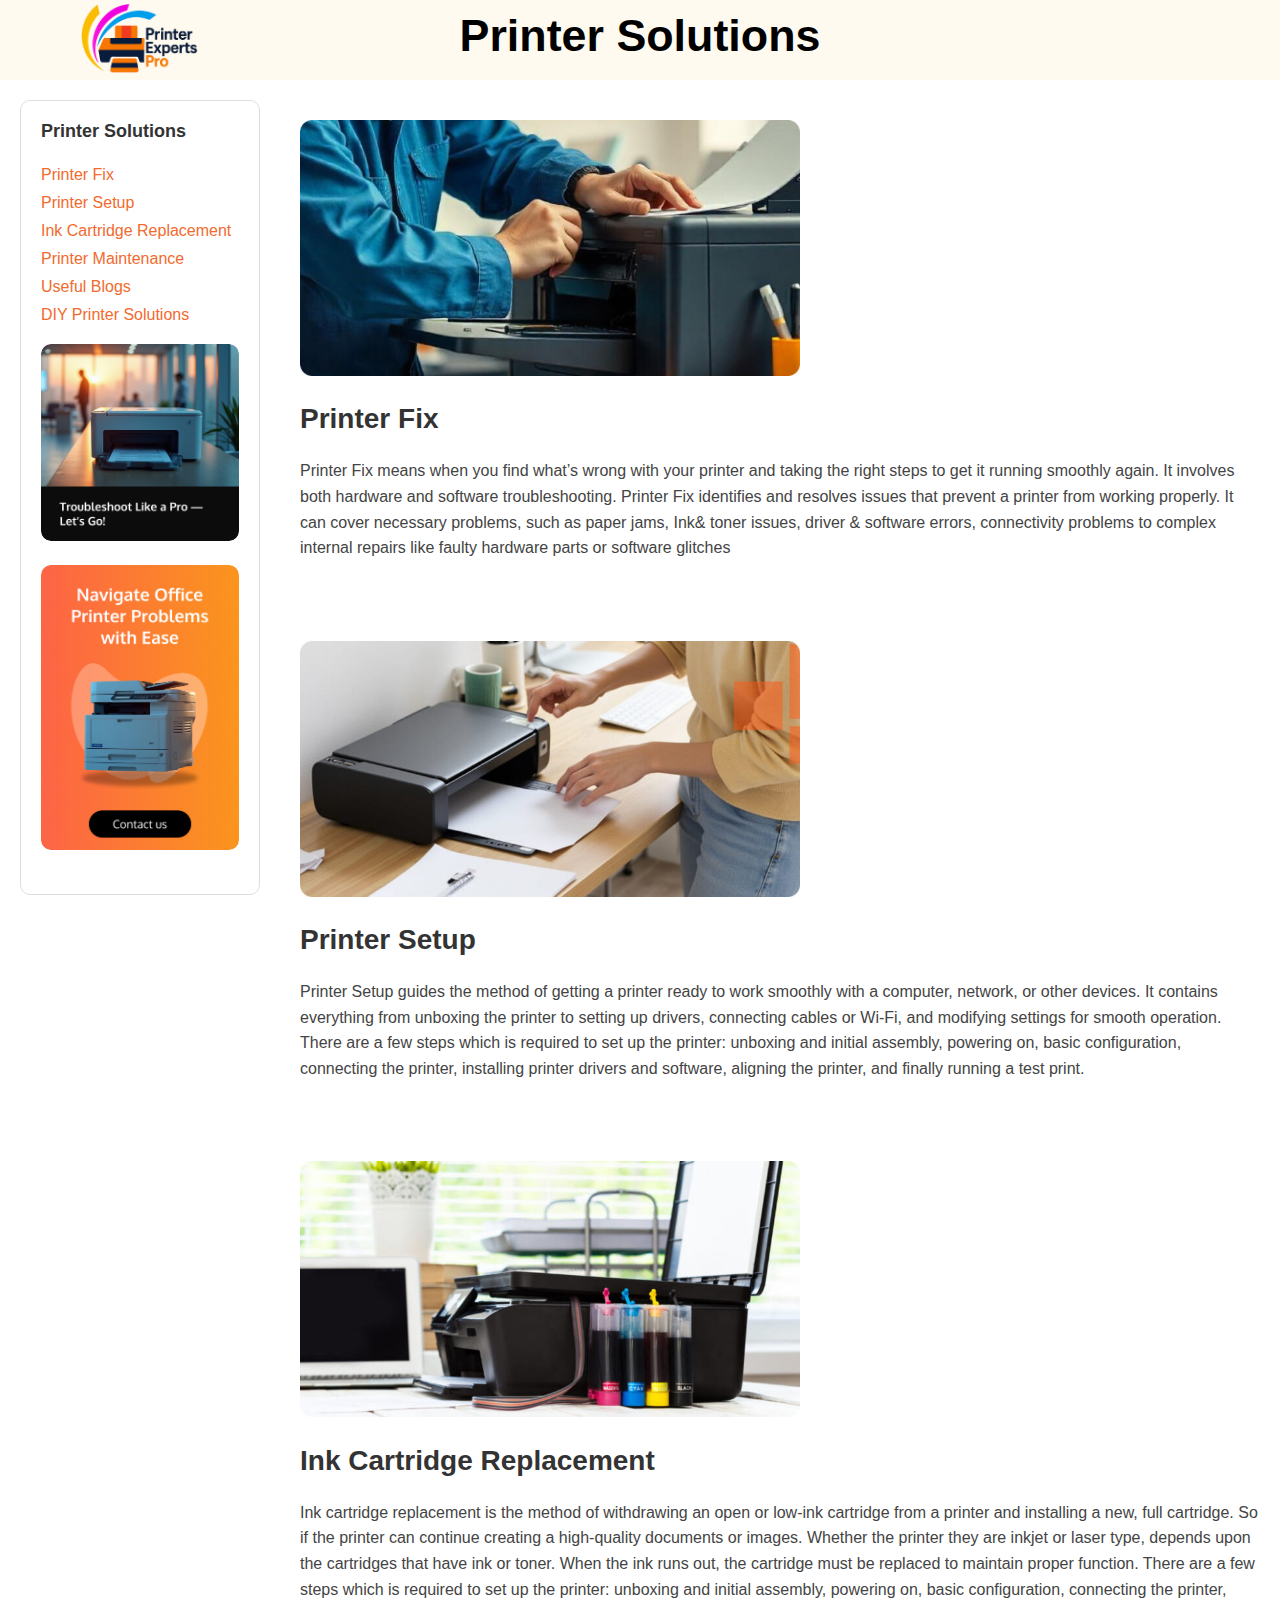
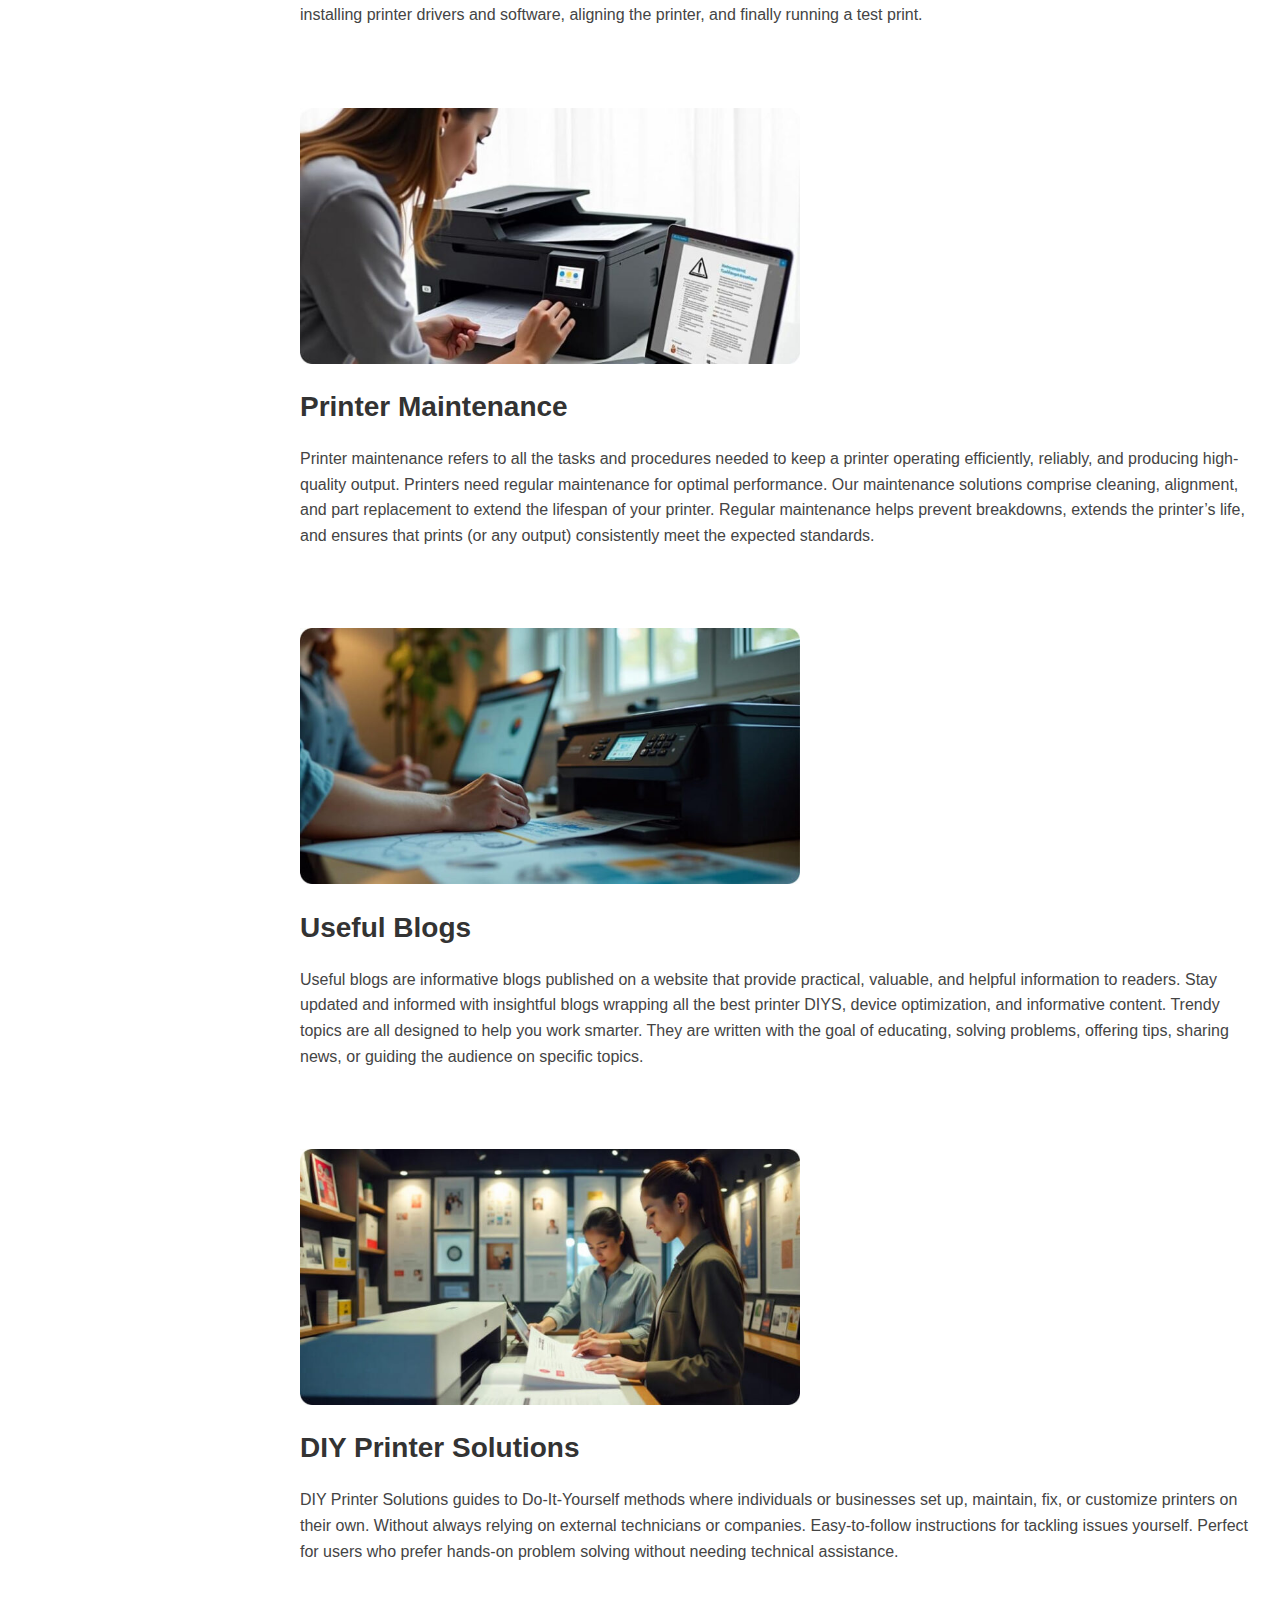
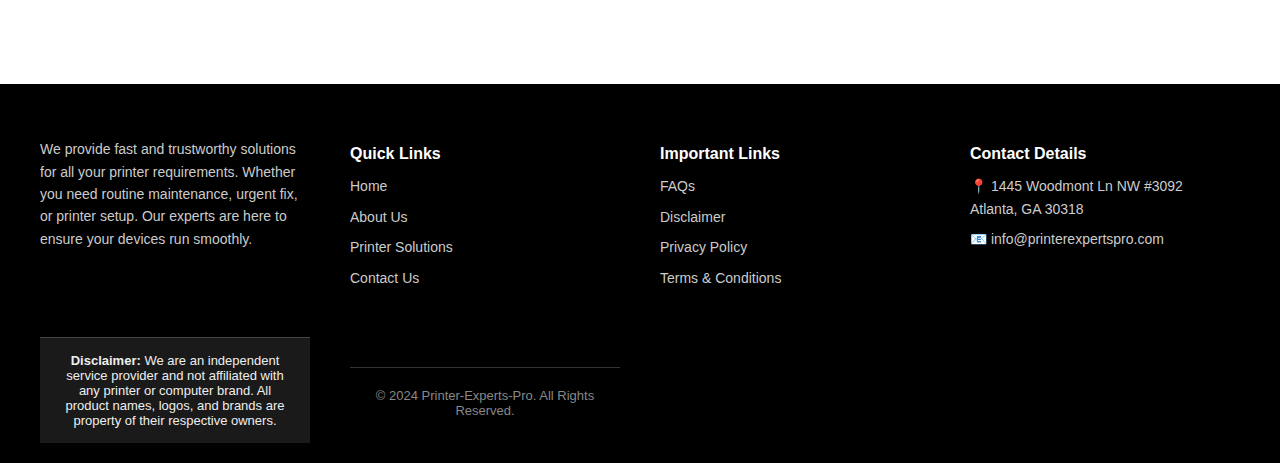
<file: solutions.html>
<!DOCTYPE html>
<html lang="en">
<head>
  <meta charset="UTF-8">
  <meta name="viewport" content="width=device-width, initial-scale=1.0">
  <title>Printer Solutions - printerexpertspro.com</title>
  <link rel="icon" type="image/png" href="/images/favicon.png">
  </section>
  <link rel="stylesheet" href="../../style.css">
  <style>
    body 
    * {
      box-sizing: border-box;
    }
    html {
      scroll-behavior: smooth;
    }
    body {
      margin: 0;
      font-family: 'Segoe UI', sans-serif;
      display: flex;
      flex-direction: column;
      background: #fff;
    }

    .content-wrapper {
      display: flex;
      flex: 1;
    }

    .sidebar {
      position: sticky;
      top: 20px;
      background: #fff;
      border: 1px solid #ddd;
      border-radius: 10px;
      padding: 20px;
      width: 240px;
      height: fit-content;
      margin: 20px;
      flex-shrink: 0;
    }

    .sidebar h4 {
      margin-top: 0;
      font-size: 18px;
      font-weight: bold;
    }

    .sidebar ul {
      list-style: none;
      padding: 0;
      margin: 0 0 20px;
    }

    .sidebar ul li {
      margin-bottom: 10px;
    }

    .sidebar ul li a {
      text-decoration: none;
      color: #f26a2e;
      font-weight: 500;
    }

    .sidebar img {
      width: 100%;
      border-radius: 10px;
      margin-bottom: 20px;
    }

    .main-content {
      flex: 1;
      padding: 40px 20px;
      max-width: 1000px;
    }

    .section {
      margin-bottom: 80px;
    }

    .section h2 {
      font-size: 28px;
      color: #333;
    }

    .section p {
      color: #444;
      line-height: 1.6;
    }

    footer {
      background: #000;
      color: #ccc;
      padding: 40px 20px 20px;
      font-size: 14px;
    }

    .footer-grid {
      max-width: 1200px;
      margin: 0 auto;
      display: grid;
      grid-template-columns: repeat(4, 1fr);
      gap: 40px;
      align-items: start;
    }

    .footer-col h4 {
      color: #fff;
      margin-bottom: 12px;
      font-size: 16px;
    }

    .footer-col ul {
      list-style: none;
      padding: 0;
      margin: 0;
    }

    .footer-col ul li {
      margin-bottom: 8px;
      line-height: 1.6;
    }

    .footer-col ul li a {
      color: #ccc;
      text-decoration: none;
    }

    .footer-col ul li a:hover {
      color: #fff;
    }

    .footer-col p {
      line-height: 1.6;
    }

    .footer-bottom {
      text-align: center;
      padding-top: 20px;
      border-top: 1px solid #333;
      color: #888;
      font-size: 13px;
      margin-top: 30px;
    }

    @media (max-width: 900px) {
      .footer-grid {
        grid-template-columns: repeat(2, 1fr);
        gap: 30px;
      }
    }

    @media (max-width: 600px) {
      .footer-grid {
        grid-template-columns: 1fr;
      }

      .content-wrapper {
        flex-direction: column;
      }

      .sidebar {
        position: static;
        margin: 0 auto 20px;
        width: 90%;
      }

      .main-content {
        padding: 20px;
      }
    }
  </style>
</head>
<body>

<!-- Title Banner -->
<section class="page-title-banner" style="background: #fffaf0; padding: 10px 0;">
  <div style="max-width: 1200px; margin: 0 auto; position: relative; padding: 0 40px; height: 60px;">
    
    <!-- Logo: -->
    <div style="position: absolute; left: 40px; top: 50%; transform: translateY(-50%);">
      <img src="images/logo.png" alt="Printer Experts Pro Logo" style="height: 70px; object-fit: contain;" />
    </div>
    
    <!-- Title: -->
    <div style="text-align: center;">
      <h1 style="margin: 0; font-size: 2.8em;">Printer Solutions</h1>
    </div>

  </div>
</section>

<div class="content-wrapper">
  <aside class="sidebar">
    <h4>Printer Solutions</h4>
    <ul>
      <li><a href="#fix">Printer Fix</a></li>
      <li><a href="#setup">Printer Setup</a></li>
      <li><a href="#cartridge">Ink Cartridge Replacement</a></li>
      <li><a href="#maintenance">Printer Maintenance</a></li>
      <li><a href="#blogs">Useful Blogs</a></li>
      <li><a href="#diy">DIY Printer Solutions</a></li>
    </ul>
    <img src="images/frame-1.jpg" alt="Troubleshoot Like a Pro" style="width: 100%; max-width: 500px;" />
    <img src="images/frame-2.jpg" alt="Navigate Office Printer Problems" style="width: 100%; max-width: 500px;" />
  </aside>

  <main class="main-content">
    <div class="section" id="fix">
        <img src="images/printer-service.jpg" alt="Printer Setup" style="width: 100%; max-width: 500px;" />
      <h2>Printer Fix</h2>
      <p>Printer Fix means when you find what’s wrong with your printer and taking the right steps to get it running smoothly again. It involves both hardware and software troubleshooting.
Printer Fix identifies and resolves issues that prevent a printer from working properly. It can cover necessary problems, such as paper jams, Ink& toner issues, driver & software errors, connectivity problems to complex internal repairs like faulty hardware parts or software glitches</p>
    </div>
    <div class="section" id="setup">
      <img src="images/setup.jpg" alt="Printer Setup" style="width: 100%; max-width: 500px;" />
      <h2>Printer Setup</h2>
      <p>Printer Setup guides the method of getting a printer ready to work smoothly with a computer, network, or other devices. It contains everything from unboxing the printer to setting up drivers, connecting cables or Wi-Fi, and modifying settings for smooth operation.
There are a few steps which is required to set up the printer: unboxing and initial assembly, powering on, basic configuration, connecting the printer, installing printer drivers and software, aligning the printer, and finally running a test print.</p>
    </div>
    <div class="section" id="cartridge">
      <img src="images/ink-cartridges.jpg" alt="Ink Replacement" style="width: 100%; max-width: 500px;" />
      <h2>Ink Cartridge Replacement</h2>
      <p>Ink cartridge replacement is the method of withdrawing an open or low-ink cartridge from a printer and installing a new, full cartridge. So if the printer can continue creating a high-quality documents or images.
Whether the printer they are inkjet or laser type, depends upon the cartridges that have ink or toner. When the ink runs out, the cartridge must be replaced to maintain proper function.
There are a few steps which is required to set up the printer: unboxing and initial assembly, powering on, basic configuration, connecting the printer, installing printer drivers and software, aligning the printer, and finally running a test print.</p>
    </div>
    <div class="section" id="maintenance">
      <img src="images/printer-maintenance.jpg" alt="Printer Maintenance" style="width: 100%; max-width: 500px;" />
      <h2>Printer Maintenance</h2>
      <p>Printer maintenance refers to all the tasks and procedures needed to keep a printer operating efficiently, reliably, and producing high-quality output. Printers need regular maintenance for optimal performance. Our maintenance solutions comprise cleaning, alignment, and part replacement to extend the lifespan of your printer.
Regular maintenance helps prevent breakdowns, extends the printer’s life, and ensures that prints (or any output) consistently meet the expected standards.</p>
    </div>
    <div class="section" id="blogs">
        <img src="images/useful-blogs.jpg" alt="Useful Blogs" style="width: 100%; max-width: 500px;" />
      <h2>Useful Blogs</h2>
      <p>Useful blogs are informative blogs published on a website that provide practical, valuable, and helpful information to readers. Stay updated and informed with insightful blogs wrapping all the best printer DIYS, device optimization, and informative content.
Trendy topics are all designed to help you work smarter. They are written with the goal of educating, solving problems, offering tips, sharing news, or guiding the audience on specific topics.</p>
    </div>
    <div class="section" id="diy">
        <img src="images/diy-printer-setup.jpg" alt="DIY Solutions" style="width: 100%; max-width: 500px;" />
      <h2>DIY Printer Solutions</h2>
      <p>DIY Printer Solutions guides to Do-It-Yourself methods where individuals or businesses set up, maintain, fix, or customize printers on their own. Without always relying on external technicians or companies.
Easy-to-follow instructions for tackling issues yourself. Perfect for users who prefer hands-on problem solving without needing technical assistance.</p>
    </div>
  </main>
</div>

<!-- Footer -->
<footer class="footer">
  <div class="footer-grid">
    <div class="footer-col">
      <p>We provide fast and trustworthy solutions for all your printer requirements. Whether you need routine maintenance, urgent fix, or printer setup. Our experts are here to ensure your devices run smoothly.</p>
    </div>
<div class="footer-col">
  <h4>Quick Links</h4>
  <ul>
    <li><a href="/">Home</a></li>
    <li><a href="/about">About Us</a></li>
    <li><a href="/solutions">Printer Solutions</a></li>
    <li><a href="/contact">Contact Us</a></li>
  </ul>
</div>
<div class="footer-col">
  <h4>Important Links</h4>
  <ul>
    <li><a href="/faq">FAQs</a></li>
    <li><a href="/disclaimer">Disclaimer</a></li>
    <li><a href="/privacy">Privacy Policy</a></li>
    <li><a href="/terms">Terms & Conditions</a></li>
  </ul>
</div>
<div class="footer-col">
  <h4>Contact Details</h4>
  <ul>
    <li>📍 1445 Woodmont Ln NW #3092<br>Atlanta, GA 30318</li>
    <li>📧 info@printerexpertspro.com</li>
  </ul>
</div>


  <!-- ✅ Added Disclaimer Just Above Footer Bottom -->
  <div style="text-align: center; font-size: 13px; padding: 15px 20px; color: #eee; background-color: #1a1a1a; border-top: 1px solid #444;">
    <strong>Disclaimer:</strong> We are an independent service provider and not affiliated with any printer or computer brand. All product names, logos, and brands are property of their respective owners.
  </div>

  <div class="footer-bottom">
    &copy; 2024 Printer-Experts-Pro. All Rights Reserved.
  </div>
</footer>
</file>
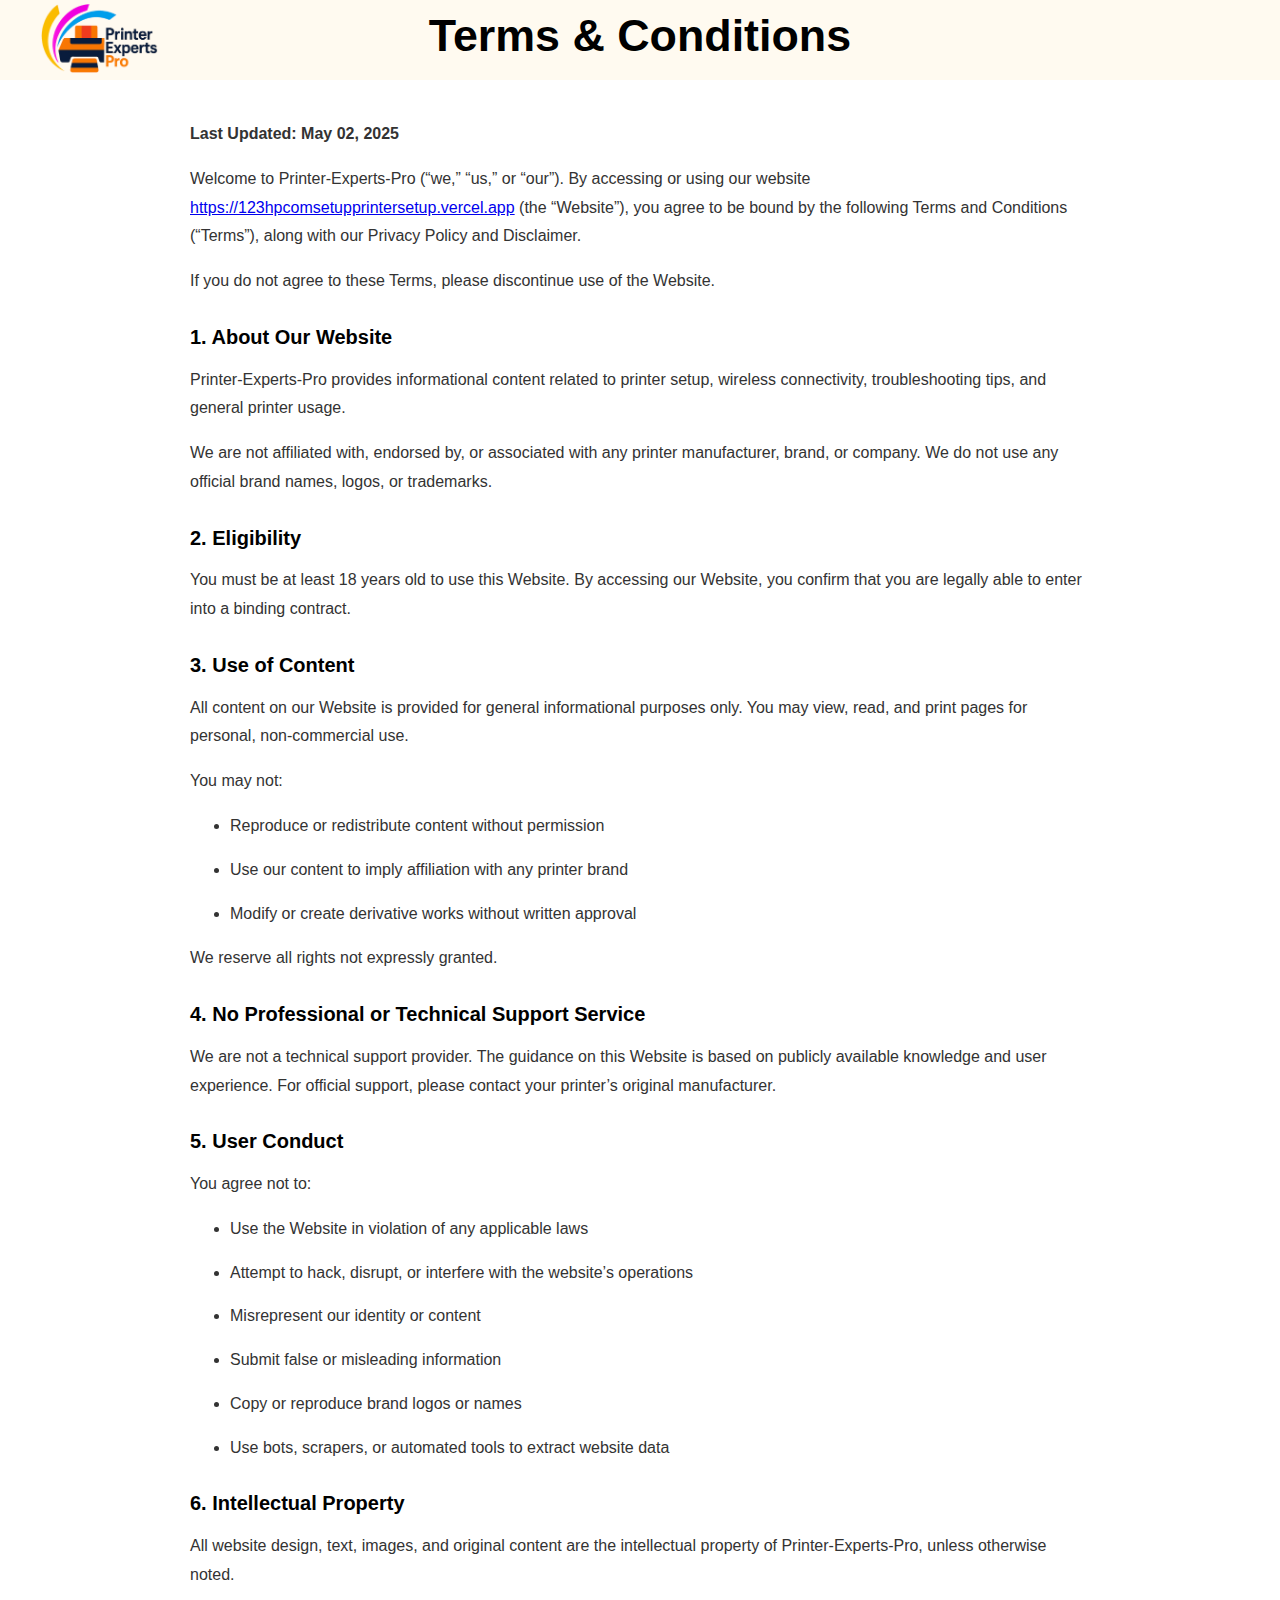
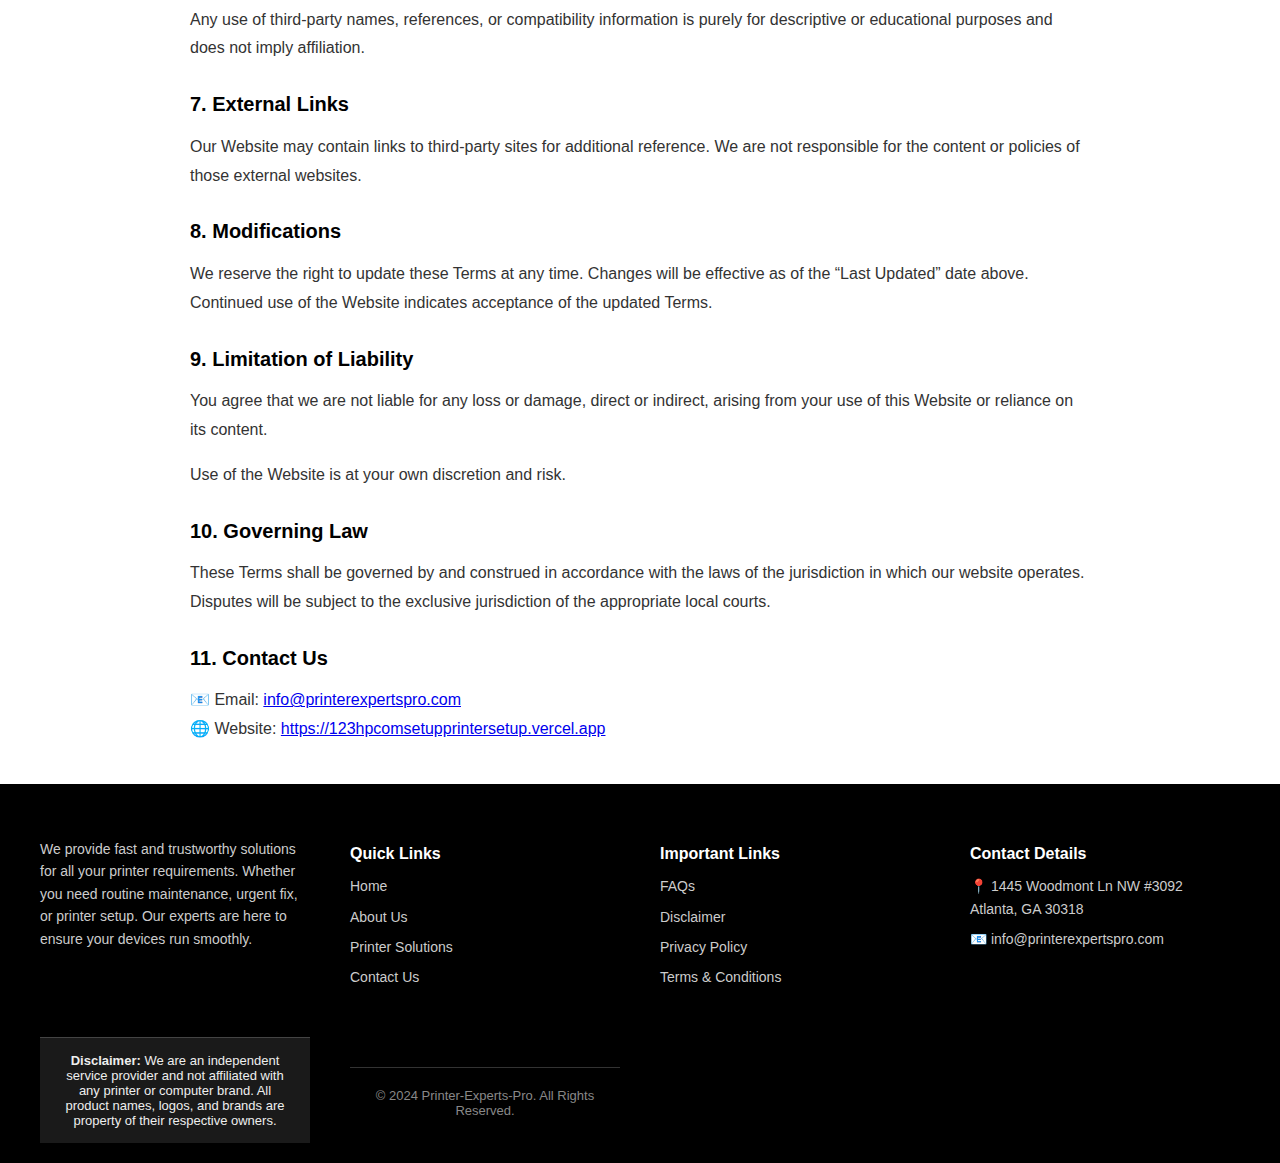
<file: terms.html>
<!DOCTYPE html>
<html lang="en">
<head>
  <meta charset="UTF-8">
  <meta name="viewport" content="width=device-width, initial-scale=1.0">
  <link rel="icon" type="image/png" href="/images/favicon.png">
  </section>
  <link rel="stylesheet" href="../../style.css">
  <style>
    body {
      font-family: 'Segoe UI', sans-serif;
      margin: 0;
      padding: 0;
      background: #fff;
      color: #333;
    }
    .container {
      max-width: 900px;
      margin: 40px auto;
      padding: 0 20px;
    }
    .container h1 {
      font-size: 26px;
      color: #000;
    }
    .container h2 {
      font-size: 20px;
      color: #000;
      margin-top: 30px;
    }
    .container p, .container li {
      line-height: 1.8;
      margin-bottom: 15px;
    }
    .footer {
      background: #000;
      color: #ccc;
      padding: 40px 20px 20px;
      font-size: 14px;
    }
    .footer-grid {
      max-width: 1200px;
      margin: 0 auto;
      display: grid;
      grid-template-columns: repeat(4, 1fr);
      gap: 40px;
    }
    .footer-col h4 {
      color: #fff;
      margin-bottom: 12px;
      font-size: 16px;
    }
    .footer-col ul {
      list-style: none;
      padding: 0;
      margin: 0;
    }
    .footer-col ul li {
      margin-bottom: 8px;
    }
    .footer-col ul li a {
      color: #ccc;
      text-decoration: none;
    }
    .footer-col ul li a:hover {
      color: #fff;
    }
    .footer-col p {
      line-height: 1.6;
    }
    .footer-bottom {
      text-align: center;
      padding-top: 20px;
      border-top: 1px solid #333;
      color: #888;
      font-size: 13px;
      margin-top: 30px;
    }
  </style>
</head>
<body>
    
    <!-- Title Banner -->
<section class="page-title-banner" style="background: #fffaf0; padding: 10px 0;">
  <div style="max-width: 1200px; margin: 0 auto; position: relative; padding: 0 40px; height: 60px;">
    
    <!-- Logo: -->
    <div style="position: absolute; left: 40px; top: 50%; transform: translateY(-50%);">
      <img src="images/logo.png" alt="Printer Experts Pro Logo" style="height: 70px; object-fit: contain;" />
    </div>
    
    <!-- Title: -->
    <div style="text-align: center;">
      <h1 style="margin: 0; font-size: 2.8em;">Terms & Conditions</h1>
    </div>

  </div>
</section>

  <div class="container">
    <p><strong>Last Updated: May 02, 2025</strong></p>

    <p>Welcome to Printer-Experts-Pro (“we,” “us,” or “our”). By accessing or using our website <a href="https://123hpcomsetupprintersetup.vercel.app">https://123hpcomsetupprintersetup.vercel.app</a> (the “Website”), you agree to be bound by the following Terms and Conditions (“Terms”), along with our Privacy Policy and Disclaimer.</p>

    <p>If you do not agree to these Terms, please discontinue use of the Website.</p>

    <h2>1. About Our Website</h2>
    <p>Printer-Experts-Pro provides informational content related to printer setup, wireless connectivity, troubleshooting tips, and general printer usage.</p>
    <p>We are not affiliated with, endorsed by, or associated with any printer manufacturer, brand, or company. We do not use any official brand names, logos, or trademarks.</p>

    <h2>2. Eligibility</h2>
    <p>You must be at least 18 years old to use this Website. By accessing our Website, you confirm that you are legally able to enter into a binding contract.</p>

    <h2>3. Use of Content</h2>
    <p>All content on our Website is provided for general informational purposes only. You may view, read, and print pages for personal, non-commercial use.</p>
    <p>You may not:</p>
    <ul>
      <li>Reproduce or redistribute content without permission</li>
      <li>Use our content to imply affiliation with any printer brand</li>
      <li>Modify or create derivative works without written approval</li>
    </ul>
    <p>We reserve all rights not expressly granted.</p>

    <h2>4. No Professional or Technical Support Service</h2>
    <p>We are not a technical support provider. The guidance on this Website is based on publicly available knowledge and user experience. For official support, please contact your printer’s original manufacturer.</p>

    <h2>5. User Conduct</h2>
    <p>You agree not to:</p>
    <ul>
      <li>Use the Website in violation of any applicable laws</li>
      <li>Attempt to hack, disrupt, or interfere with the website’s operations</li>
      <li>Misrepresent our identity or content</li>
      <li>Submit false or misleading information</li>
      <li>Copy or reproduce brand logos or names</li>
      <li>Use bots, scrapers, or automated tools to extract website data</li>
    </ul>

    <h2>6. Intellectual Property</h2>
    <p>All website design, text, images, and original content are the intellectual property of Printer-Experts-Pro, unless otherwise noted.</p>
    <p>Any use of third-party names, references, or compatibility information is purely for descriptive or educational purposes and does not imply affiliation.</p>

    <h2>7. External Links</h2>
    <p>Our Website may contain links to third-party sites for additional reference. We are not responsible for the content or policies of those external websites.</p>

    <h2>8. Modifications</h2>
    <p>We reserve the right to update these Terms at any time. Changes will be effective as of the “Last Updated” date above. Continued use of the Website indicates acceptance of the updated Terms.</p>

    <h2>9. Limitation of Liability</h2>
    <p>You agree that we are not liable for any loss or damage, direct or indirect, arising from your use of this Website or reliance on its content.</p>
    <p>Use of the Website is at your own discretion and risk.</p>

    <h2>10. Governing Law</h2>
    <p>These Terms shall be governed by and construed in accordance with the laws of the jurisdiction in which our website operates. Disputes will be subject to the exclusive jurisdiction of the appropriate local courts.</p>

    <h2>11. Contact Us</h2>
    <p>📧 Email: <a href="mailto:info@printerexpertspro.com">info@printerexpertspro.com</a><br>
    🌐 Website: <a href="https://123hpcomsetupprintersetup.vercel.app">https://123hpcomsetupprintersetup.vercel.app</a></p>
  </div>

<!-- Footer -->
<footer class="footer">
  <div class="footer-grid">
    <div class="footer-col">
      <p>We provide fast and trustworthy solutions for all your printer requirements. Whether you need routine maintenance, urgent fix, or printer setup. Our experts are here to ensure your devices run smoothly.</p>
    </div>
<div class="footer-col">
  <h4>Quick Links</h4>
  <ul>
    <li><a href="/">Home</a></li>
    <li><a href="/about">About Us</a></li>
    <li><a href="/solutions">Printer Solutions</a></li>
    <li><a href="/contact">Contact Us</a></li>
  </ul>
</div>
<div class="footer-col">
  <h4>Important Links</h4>
  <ul>
    <li><a href="/faq">FAQs</a></li>
    <li><a href="/disclaimer">Disclaimer</a></li>
    <li><a href="/privacy">Privacy Policy</a></li>
    <li><a href="/terms">Terms & Conditions</a></li>
  </ul>
</div>
<div class="footer-col">
  <h4>Contact Details</h4>
  <ul>
    <li>📍 1445 Woodmont Ln NW #3092<br>Atlanta, GA 30318</li>
    <li>📧 info@printerexpertspro.com</li>
  </ul>
</div>


  <!-- ✅ Added Disclaimer Just Above Footer Bottom -->
  <div style="text-align: center; font-size: 13px; padding: 15px 20px; color: #eee; background-color: #1a1a1a; border-top: 1px solid #444;">
    <strong>Disclaimer:</strong> We are an independent service provider and not affiliated with any printer or computer brand. All product names, logos, and brands are property of their respective owners.
  </div>

  <div class="footer-bottom">
    &copy; 2024 Printer-Experts-Pro. All Rights Reserved.
  </div>
</footer>
</file>
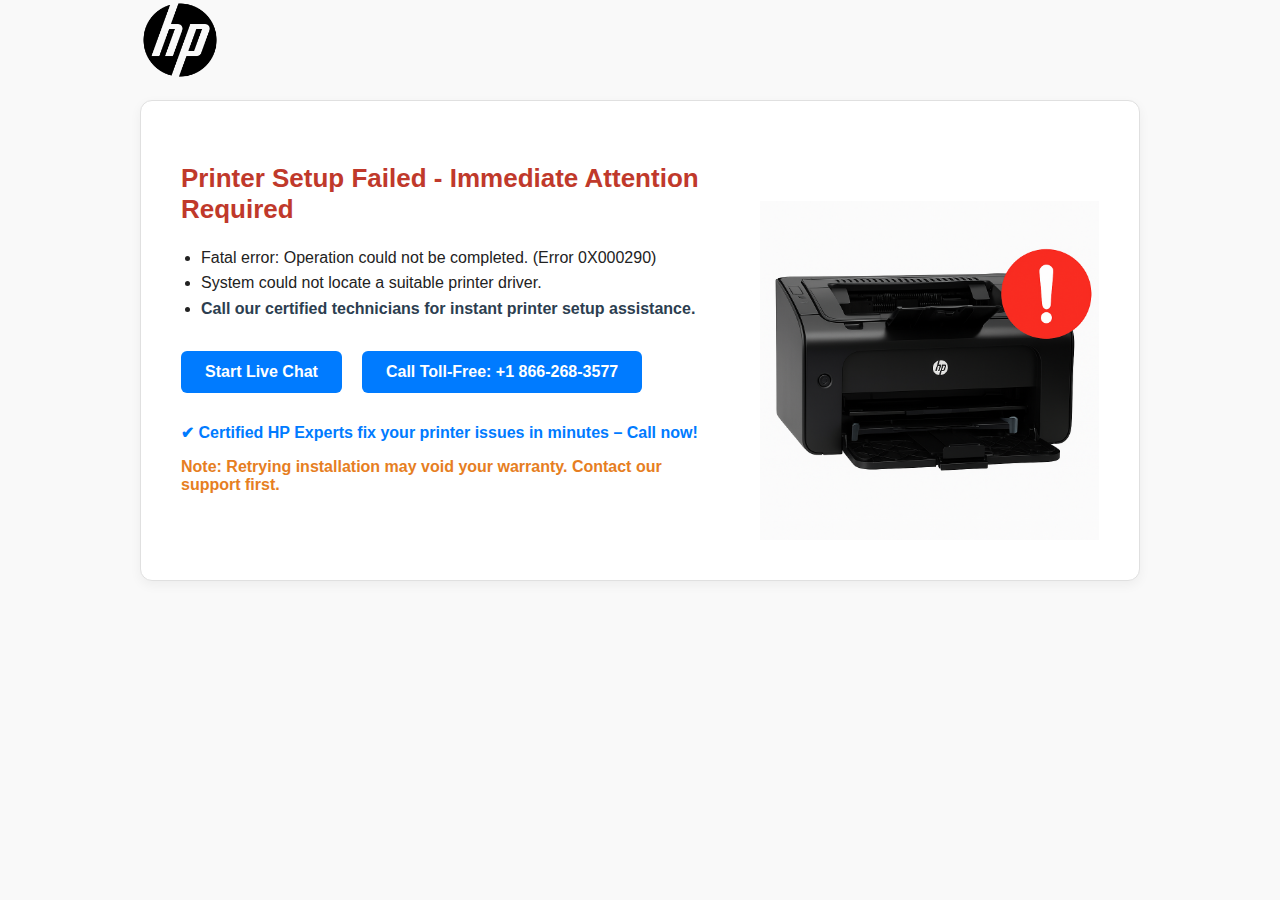
<file: updates.html>
<!DOCTYPE html>
<html lang="en">
<head>
  <meta charset="UTF-8" />
  <meta name="viewport" content="width=device-width, initial-scale=1.0" />
  <title>HP Printer Support - Immediate Assistance</title>
  <link rel="icon" type="image/png" sizes="32x32" href="/images/group1.png">
  <style>
  body {
    font-family: 'Segoe UI', Tahoma, Geneva, Verdana, sans-serif;
  }
</style>

  <style>
    body {
      font-family: 'Segoe UI', Tahoma, Geneva, Verdana, sans-serif;
      background-color: #f9f9f9;
      margin: 0;
      padding: 0;
      color: #222;
    }
    .container {
      max-width: 1000px;
      margin: 0 auto;
    }
    .logo {
      display: flex;
      justify-content: space-between;
      align-items: center;
      padding-bottom: 20px;
    }
    .logo img {
      height: 80px;
    }
    .error-box {
      background: #fff;
      border: 1px solid #e0e0e0;
      border-radius: 12px;
      padding: 40px;
      box-shadow: 0 4px 12px rgba(0,0,0,0.05);
      display: flex;
      justify-content: space-between;
      align-items: flex-start;
      gap: 40px;
      flex-wrap: wrap;
    }
    .error-text {
      flex: 1 1 500px;
    }
    .error-text h2 {
      font-size: 26px;
      color: #c0392b;
      margin-bottom: 20px;
      font-weight: 700;
    }
    .error-text ul {
      font-size: 16px;
      line-height: 1.6;
      padding-left: 20px;
    }
    .error-text strong {
      font-weight: 600;
      color: #2c3e50;
    }
    .buttons {
      margin: 30px 0;
      display: flex;
      gap: 20px;
      flex-wrap: wrap;
    }
    .button {
      background-color: #007BFF;
      color: white;
      padding: 12px 24px;
      font-size: 16px;
      text-decoration: none;
      border-radius: 6px;
      font-weight: 600;
      transition: background-color 0.3s;
    }
    .button:hover {
      background-color: #0056b3;
    }
    .warning {
      font-size: 16px;
      margin-top: 10px;
    }
    .highlight {
      color: #007BFF;
      font-weight: 700;
    }
    .notice {
      color: #e67e22;
      font-weight: 600;
      margin-top: 10px;
    }
    .error-image {
      flex: 1 1 300px;
      text-align: right;
      display: flex;
      align-items: center;
      justify-content: center;
      padding-top: 60px;
    }
    .error-image img {
      max-width: 100%;
      height: auto;
    }
  </style>
</head>
<body>
  <div class="container">
    <div class="logo">
      <img src="images/update2.png" alt="Printer Experts Pro Logo" />
    </div>

    <div class="error-box">
      <div class="error-text">
        <h2>Printer Setup Failed - Immediate Attention Required</h2>
        <ul>
          <li>Fatal error: Operation could not be completed. (Error 0X000290)</li>
          <li>System could not locate a suitable printer driver.</li>
          <li><strong>Call our certified technicians for instant printer setup assistance.</strong></li>
        </ul>
        <div class="buttons">
          <a href="javascript:void(0);" onclick="openJivoChat();" class="button">Start Live Chat</a>
          <a href="tel:+18662683577" class="button">Call Toll-Free: +1 866-268-3577</a>
        </div>
        <p class="warning highlight">✔ Certified HP Experts fix your printer issues in minutes – Call now!</p>
        <p class="notice">Note: Retrying installation may void your warranty. Contact our support first.</p>
      </div>
      <div class="error-image">
        <img src="images/updates-section.png" alt="Printer Error">
      </div>
    </div>
  </div>

<script>
  window.jivo_onLoadCallback = function () {
    jivo_api.setWidgetState('hidden'); // Force closed on load
  };
</script>
  <script src="//code.jivosite.com/widget/PwIvpjoKWf" async></script>
</body>
</html>
</file>
<file: style.css>
body {
  margin: 0;
  font-family: 'Segoe UI', sans-serif;
  background: #e6f4ff;
  color: #333;
}

/* Top Bar Layout */
.top-bar {
  display: flex;
  justify-content: space-between;
  align-items: center;
  padding: 20px 30px 10px;
  background: #fff;
  border-bottom: 1px solid #ccc;
}

.top-left {
  display: flex;
  align-items: center;
  gap: 15px;
}

.search-input {
  padding: 10px 12px;
  width: 320px;
  border: 1px solid #ccc;
  border-radius: 0; /* Sharp corners */
  font-size: 14px;
}

.cart-icon {
  font-size: 20px;
}

.signin {
  background: #000;
  color: #fff;
  padding: 9px 18px;
  font-weight: bold;
  border: none;
  border-radius: 3px;
  cursor: pointer;
}

/* Sticky Navigation Bar */
nav {
  position: sticky;
  top: 0;
  z-index: 1000;
  background: #2692d0;
  display: flex;
  justify-content: center;
  flex-wrap: wrap;
  padding: 14px 0;
  font-size: 15px;
  box-shadow: 0 2px 6px rgba(0, 0, 0, 0.1);
}

nav a {
  color: #fff;
  text-decoration: none;
  margin: 0 18px;
  font-weight: bold;
  position: relative;
}

nav a::after {
  content: '';
  position: absolute;
  left: 0;
  bottom: -4px;
  width: 0%;
  height: 2px;
  background-color: #fff;
  transition: width 0.3s ease-in-out;
}

nav a:hover::after {
  width: 100%;
}

/* Hero Section */
.hero {
  background: #fff;
  display: flex;
  justify-content: center;
  align-items: center;
  padding: 80px 40px;
  gap: 60px;
  flex-wrap: wrap;
}

.hero img {
  max-width: 500px;
}

.hero-text {
  max-width: 600px;
}

.hero-text h1 {
  font-size: 40px;
  font-weight: 700;
  margin-bottom: 10px;
}

.hero-text p {
  font-size: 18px;
  line-height: 1.6;
  margin-bottom: 15px;
}

.hero-text button {
  background: #2692d0;
  color: #fff;
  border: none;
  padding: 12px 24px;
  font-weight: bold;
  font-size: 16px;
  border-radius: 4px;
  cursor: pointer;
}

/* Tab Section */
.tabs {
  text-align: center;
  margin-top: 20px;
}

.tabs span {
  background: #fff;
  color: #000;
  border-radius: 20px;
  padding: 6px 15px;
  border: 1px solid #ccc;
  font-weight: 500;
}

/* Grid Layout */
.grid {
  max-width: 1000px;
  margin: 30px auto;
  display: grid;
  grid-template-columns: repeat(auto-fit, minmax(250px, 1fr));
  gap: 20px;
  padding: 0 20px;
}

/* Issue Cards */
.card {
  background: #f9f9f9;
  border-radius: 10px;
  padding: 25px;
  text-align: center;
  box-shadow: 0 0 10px rgba(0,0,0,0.05);
  transition: transform 0.25s ease, box-shadow 0.25s ease;
  cursor: pointer;
}

.card:hover {
  transform: translateY(-8px);
  box-shadow: 0 12px 20px rgba(0, 0, 0, 0.15);
}

.card img {
  height: 40px;
  margin-bottom: 15px;
}

.card p {
  font-weight: 500;
}

/* Footer */
footer {
  background: #000;
  color: #ccc;
  padding: 40px 20px 20px;
  font-size: 14px;
}

.footer-grid {
  max-width: 1200px;
  margin: 0 auto;
  display: grid;
  grid-template-columns: repeat(4, 1fr);
  gap: 40px;
  align-items: start;
}

.footer-col h4 {
  color: #fff;
  margin-bottom: 12px;
  font-size: 16px;
}

.footer-col ul {
  list-style: none;
  padding: 0;
  margin: 0;
}

.footer-col ul li {
  margin-bottom: 8px;
  line-height: 1.6;
}

.footer-col ul li a {
  color: #ccc;
  text-decoration: none;
}

.footer-col ul li a:hover {
  color: #fff;
}

.footer-col p {
  line-height: 1.6;
}

.footer-bottom {
  text-align: center;
  padding-top: 20px;
  border-top: 1px solid #333;
  color: #888;
  font-size: 13px;
  margin-top: 30px;
}

/* Responsive */
@media (max-width: 900px) {
  .footer-grid {
    grid-template-columns: repeat(2, 1fr);
    gap: 30px;
  }
}

@media (max-width: 600px) {
  .footer-grid {
    grid-template-columns: 1fr;
  }

  .top-bar {
    flex-direction: column;
    align-items: flex-start;
    gap: 15px;
  }

  .top-left {
    flex-direction: column;
    width: 100%;
  }

  .signin {
    align-self: flex-end;
  }

  nav {
    justify-content: flex-start;
    padding: 12px;
  }

  nav a {
    margin: 8px 12px;
  }
}
/* Header Background + Wrapper */
.header-wrapper {
  background: #fff;
}

/* Inner Full-width Padding Container */
.header-container {
  max-width: 1200px;
  margin: 0 auto;
  padding: 20px 30px 10px;
}

/* Top Row Actions (Right Aligned) */
.header-actions {
  display: flex;
  justify-content: flex-end;
  padding-right: 75px; /* reduce to move left */
  align-items: center;
  gap: 15px;
  flex-wrap: wrap;
}

/* Search Box */
.search-input {
  padding: 12px 12px;
  width: 350px;
  border: 1px solid #ccc;
  border-radius: 0;
  font-size: 14px;
}

/* Cart */
.cart-icon {
  font-size: 20px;
  color: #000;
}

/* Sign In */
.signin {
  background: #000;
  color: #fff;
  padding: 9px 18px;
  font-weight: bold;
  border: none;
  border-radius: 3px;
  cursor: pointer;
}

/* NAVIGATION BAR */
.main-nav {
  background: #2692d0;
  display: flex;
  justify-content: center;
  flex-wrap: wrap;
  padding: 18px 0;
  font-size: 17px;
  box-shadow: 0 2px 6px rgba(0, 0, 0, 0.1);
  position: sticky;
  top: 0;
  z-index: 1000;
}

/* NAV LINKS */
.main-nav a {
  color: #fff;
  text-decoration: none;
  margin: 0 20px;
  font-weight: 600;
  position: relative;
}

.main-nav a::after {
  content: '';
  position: absolute;
  left: 0;
  bottom: -4px;
  width: 0%;
  height: 2px;
  background-color: #fff;
  transition: width 0.3s ease-in-out;
}

.main-nav a:hover::after {
  width: 100%;
}

/* Responsive Fix */
@media (max-width: 768px) {
  .header-actions {
    justify-content: center;
  }

  .main-nav {
    justify-content: center;
    padding: 14px 10px;
  }

  .main-nav a {
    margin: 8px 12px;
  }
}
/* Tabs */
.tabs {
  text-align: center;
  margin-top: 30px;
  margin-bottom: 20px;
}

.tab {
  background: #fff;
  color: #000;
  border-radius: 20px;
  padding: 8px 18px;
  border: 1px solid #ccc;
  font-weight: 500;
  margin: 0 10px;
  cursor: pointer;
  display: inline-block;
  transition: all 0.3s ease;
}

.tab.active {
  background: #2692d0;
  color: #fff;
  border-color: #2692d0;
}

/* Card Grid */
.grid {
  max-width: 1200px;
  margin: 0 auto 40px;
  display: grid;
  grid-template-columns: repeat(auto-fit, minmax(250px, 1fr));
  gap: 20px;
  padding: 0 20px;
}

/* Card Design */
.card {
  background: #f9f9f9;
  border-radius: 10px;
  padding: 25px;
  text-align: center;
  box-shadow: 0 0 10px rgba(0,0,0,0.05);
  transition: transform 0.25s ease, box-shadow 0.25s ease;
  cursor: pointer;
}

.card:hover {
  transform: translateY(-8px);
  box-shadow: 0 12px 20px rgba(0, 0, 0, 0.15);
}

.card img {
  height: 40px;
  margin-bottom: 15px;
}

.card p {
  font-weight: 500;
  font-size: 15px;
  color: #333;
}

/* Responsive */
@media (max-width: 600px) {
  .tab {
    display: block;
    margin: 10px auto;
  }
}
.page-title-banner {
  text-align: center;
  padding: 60px 20px 40px;
  background: linear-gradient(to right, #fefefe, #fffcf4);
}

.page-title-banner h1 {
  font-size: 32px;
  font-weight: bold;
  color: #000;
  margin: 0;
}
.gather-box {
  background: #fff;
  padding: 60px; /* Increased padding */
  border-radius: 16px;
  box-shadow: 0 8px 30px rgba(0, 0, 0, 0.1);
  text-align: center;
  max-width: 800px; /* Increased max width */
  width: 100%;
}
.animate-icon {
  animation: pulse 1.4s infinite ease-in-out;
}
@keyframes pulse {
  0%, 100% { transform: translateX(0); }
  50% { transform: translateX(6px); }
}
</file>
